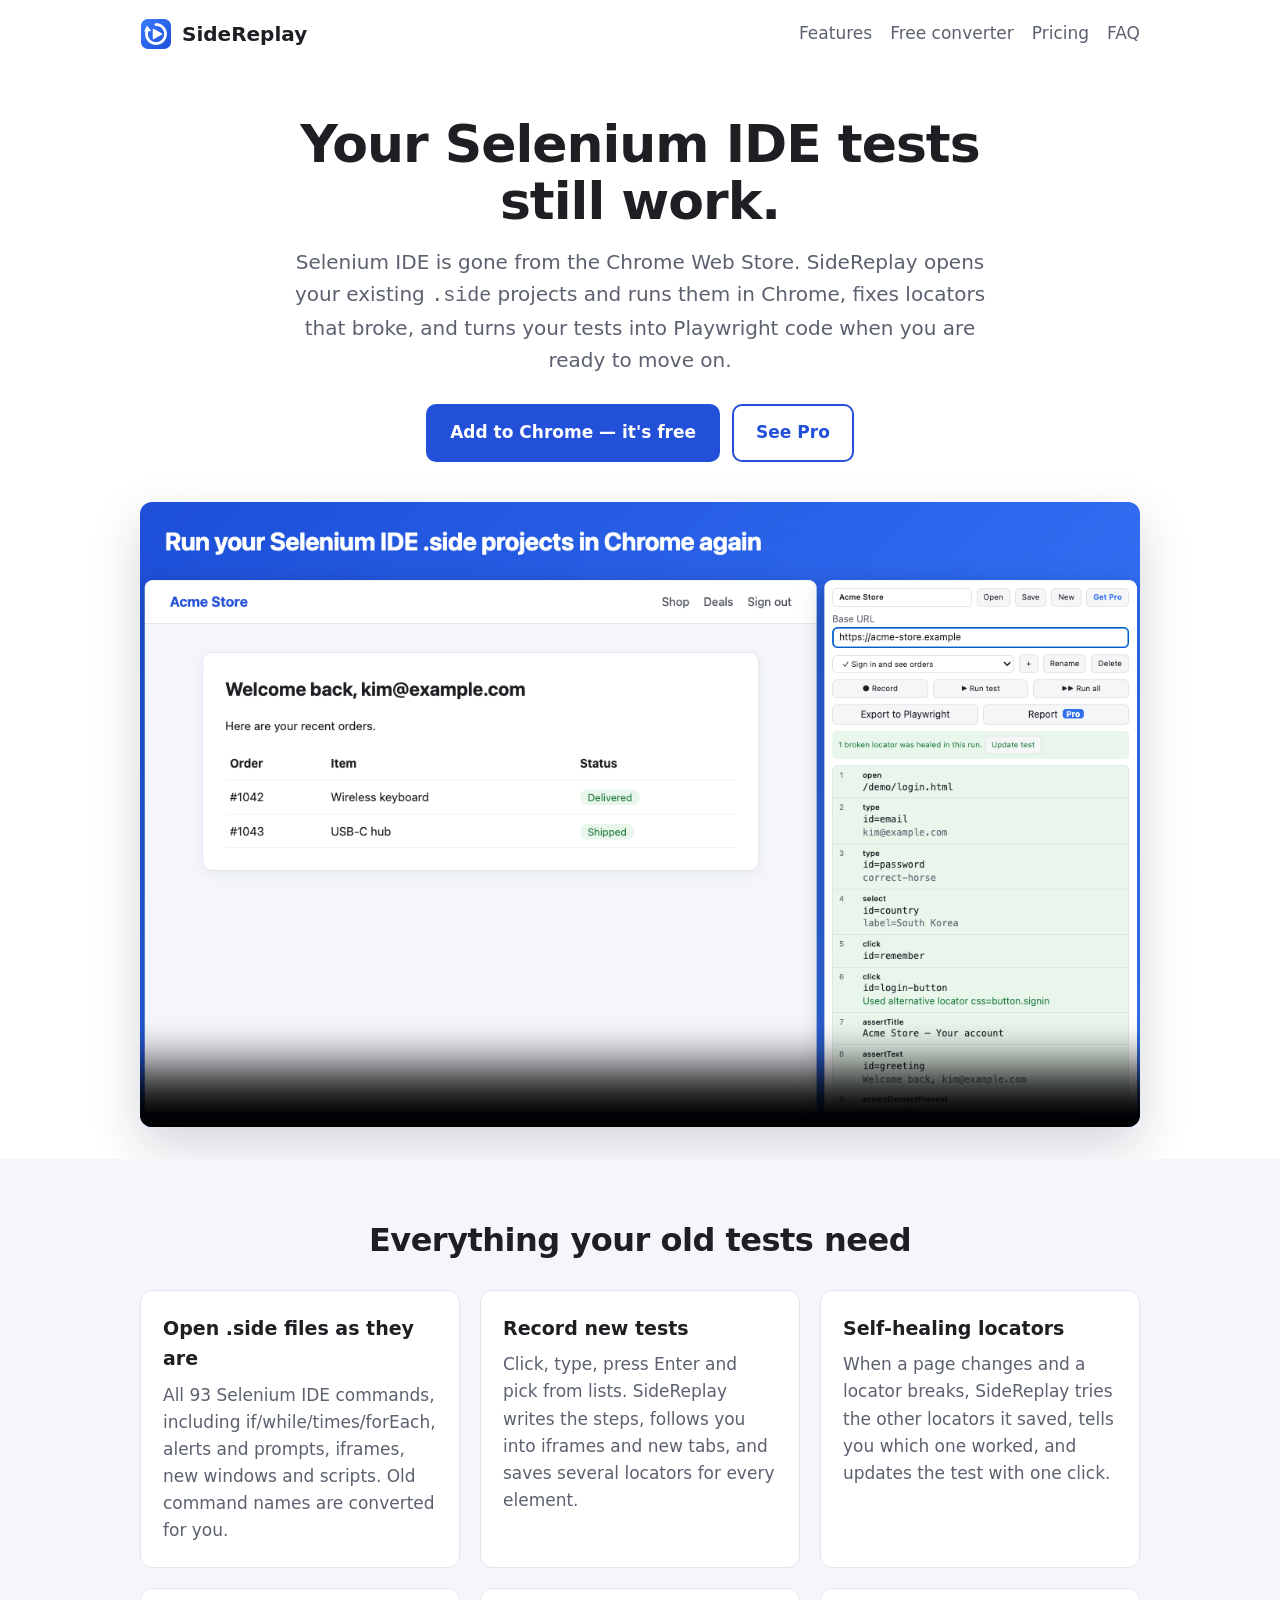
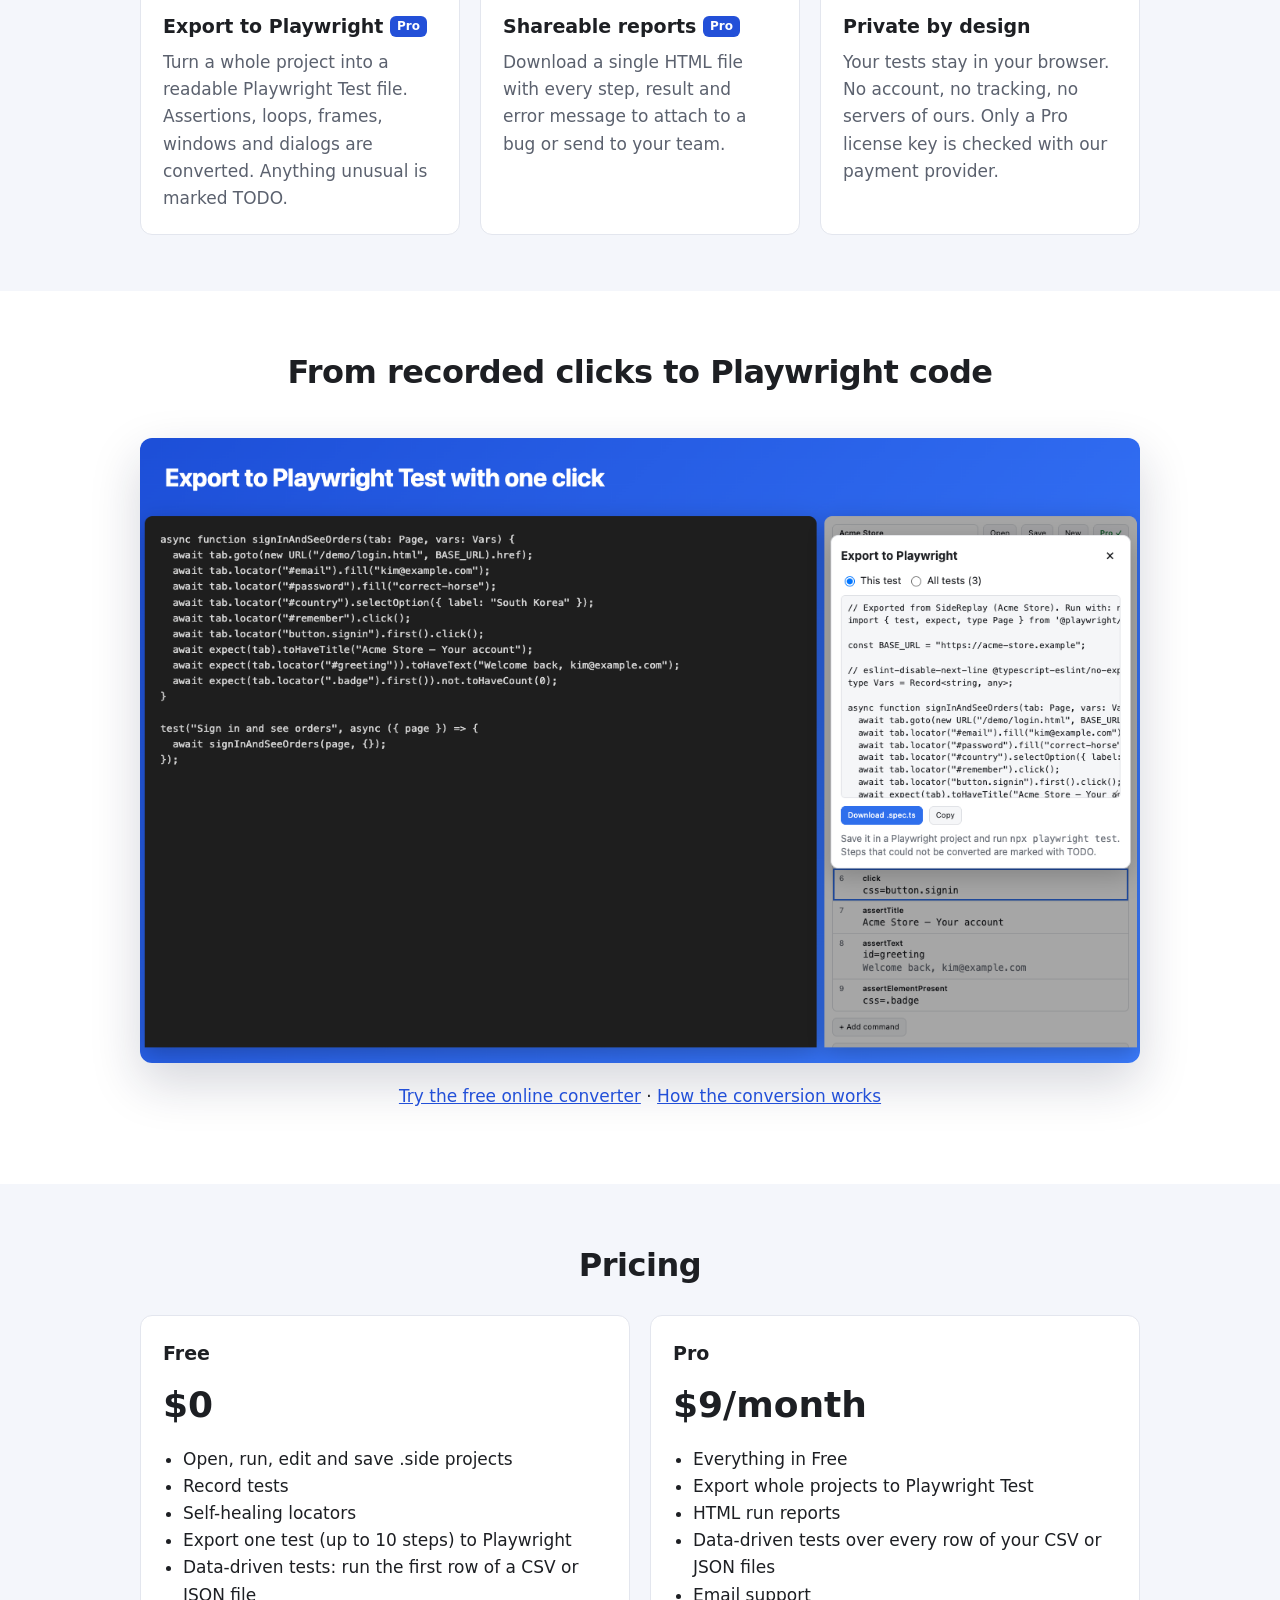
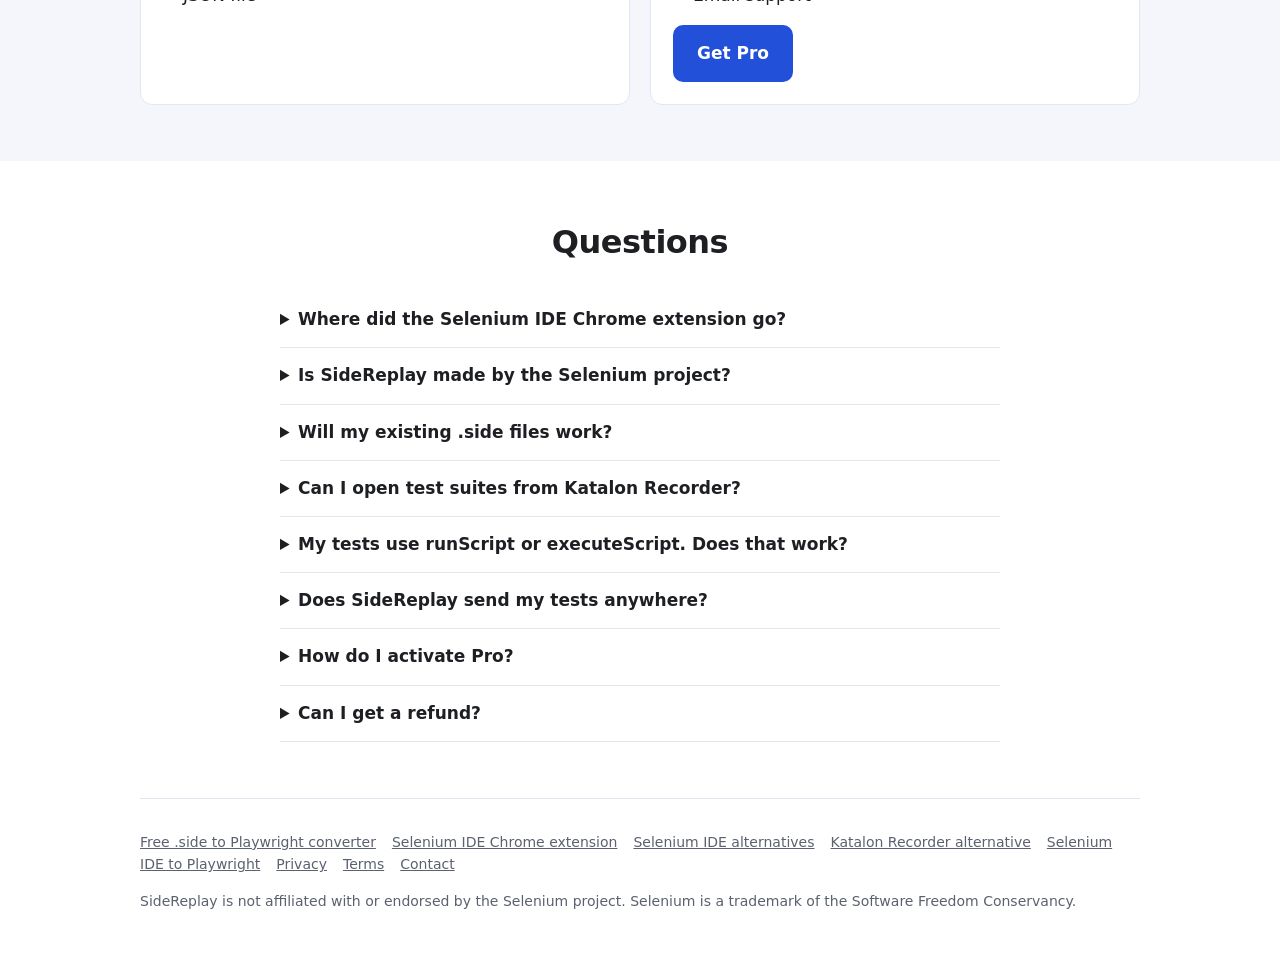
<file: index.html>
<!doctype html>
<html lang="en">
<head>
  <meta charset="utf-8">
  <meta name="viewport" content="width=device-width, initial-scale=1">
  <title>SideReplay – Run your Selenium IDE tests in Chrome again</title>
  <meta name="description" content="Selenium IDE was removed from the Chrome Web Store. SideReplay opens your .side projects, runs and records tests in Chrome, heals broken locators and exports to Playwright.">
  <meta name="google-site-verification" content="ahDbBRMYQW2xhg9L1aTva58nYF2g_qcNNVBl0VzEIEk" />
  <link rel="canonical" href="https://sidereplay.github.io/">
  <meta property="og:title" content="SideReplay – Run your Selenium IDE tests in Chrome again">
  <meta property="og:description" content="Open Selenium IDE .side projects in Chrome, heal broken locators and export to Playwright.">
  <meta property="og:image" content="https://sidereplay.github.io/screenshot-1-run.png">
  <link rel="icon" href="icon.png">
  <link rel="stylesheet" href="style.css">
  <script type="application/ld+json">
  {
    "@context": "https://schema.org",
    "@type": "SoftwareApplication",
    "name": "SideReplay",
    "applicationCategory": "DeveloperApplication",
    "operatingSystem": "Chrome",
    "description": "Chrome extension that runs Selenium IDE (.side) tests, records new ones, heals broken locators and exports to Playwright Test.",
    "url": "https://sidereplay.github.io/",
    "offers": [
      { "@type": "Offer", "name": "Free", "price": "0", "priceCurrency": "USD" },
      { "@type": "Offer", "name": "Pro", "price": "9", "priceCurrency": "USD" }
    ]
  }
  </script>
</head>
<body>
  <div class="wrap">
    <header class="top">
      <a class="brand" href="./"><img src="icon.png" alt="">SideReplay</a>
      <nav><a href="#features">Features</a><a href="convert.html">Free converter</a><a href="#pricing">Pricing</a><a href="#faq">FAQ</a></nav>
    </header>
  </div>

  <div class="wrap hero">
    <h1>Your Selenium IDE tests<br>still work.</h1>
    <p>Selenium IDE is gone from the Chrome Web Store. SideReplay opens your existing <code>.side</code> projects and runs them in Chrome, fixes locators that broke, and turns your tests into Playwright code when you are ready to move on.</p>
    <div class="cta">
      <a class="button primary" href="https://chromewebstore.google.com/detail/giiegloccjlfbooafilbmbbjfidfehek?utm_source=sidereplay-site&utm_medium=index&utm_campaign=site">Add to Chrome — it's free</a>
      <a class="button" href="#pricing">See Pro</a>
    </div>
    <video class="shot" src="demo.mp4" poster="screenshot-1-run.png" autoplay muted loop playsinline controls aria-label="28-second demo: open a .side project, run it, heal a broken locator, export to Playwright and record a new test"></video>
  </div>

  <section id="features" class="soft">
    <div class="wrap">
      <h2>Everything your old tests need</h2>
      <div class="grid">
        <div class="card"><h3>Open .side files as they are</h3><p>All 93 Selenium IDE commands, including if/while/times/forEach, alerts and prompts, iframes, new windows and scripts. Old command names are converted for you.</p></div>
        <div class="card"><h3>Record new tests</h3><p>Click, type, press Enter and pick from lists. SideReplay writes the steps, follows you into iframes and new tabs, and saves several locators for every element.</p></div>
        <div class="card"><h3>Self-healing locators</h3><p>When a page changes and a locator breaks, SideReplay tries the other locators it saved, tells you which one worked, and updates the test with one click.</p></div>
        <div class="card"><h3>Export to Playwright <span class="tag">Pro</span></h3><p>Turn a whole project into a readable Playwright Test file. Assertions, loops, frames, windows and dialogs are converted. Anything unusual is marked TODO.</p></div>
        <div class="card"><h3>Shareable reports <span class="tag">Pro</span></h3><p>Download a single HTML file with every step, result and error message to attach to a bug or send to your team.</p></div>
        <div class="card"><h3>Private by design</h3><p>Your tests stay in your browser. No account, no tracking, no servers of ours. Only a Pro license key is checked with our payment provider.</p></div>
      </div>
    </div>
  </section>

  <section>
    <div class="wrap">
      <h2>From recorded clicks to Playwright code</h2>
      <img class="shot" src="screenshot-3-export.png" alt="Export dialog showing generated Playwright code">
      <p style="text-align:center;margin-top:20px"><a href="convert.html">Try the free online converter</a> · <a href="selenium-ide-to-playwright.html">How the conversion works</a></p>
    </div>
  </section>

  <section id="pricing" class="soft">
    <div class="wrap">
      <h2>Pricing</h2>
      <div class="grid">
        <div class="card">
          <h3>Free</h3>
          <div class="price">$0</div>
          <ul>
            <li>Open, run, edit and save .side projects</li>
            <li>Record tests</li>
            <li>Self-healing locators</li>
            <li>Export one test (up to 10 steps) to Playwright</li>
            <li>Data-driven tests: run the first row of a CSV or JSON file</li>
          </ul>
        </div>
        <div class="card">
          <h3>Pro</h3>
          <div class="price">$9/month</div>
          <ul>
            <li>Everything in Free</li>
            <li>Export whole projects to Playwright Test</li>
            <li>HTML run reports</li>
            <li>Data-driven tests over every row of your CSV or JSON files</li>
            <li>Email support</li>
          </ul>
          <p style="margin-top:16px"><a class="button primary" href="https://buy.polar.sh/polar_cl_3cfrI6ZvZj8nEOMeuUqdsTzeBsazdTv2AzAlm43uvun?utm_source=sidereplay-site&utm_medium=index&utm_campaign=pro" rel="nofollow">Get Pro</a></p>
        </div>
      </div>
    </div>
  </section>

  <section id="faq">
    <div class="wrap" style="max-width:760px">
      <h2>Questions</h2>
      <details><summary>Where did the Selenium IDE Chrome extension go?</summary><p>It was built on Chrome's old Manifest V2 platform, which Chrome turned off. <a href="selenium-ide-chrome-extension.html">Here is what happened and what to use now</a>.</p></details>
      <details><summary>Is SideReplay made by the Selenium project?</summary><p>No. SideReplay is an independent tool that reads the Selenium IDE file format. Selenium is a trademark of the Software Freedom Conservancy.</p></details>
      <details><summary>Will my existing .side files work?</summary><p>Yes, files saved by Selenium IDE 3.x and 4.x open directly, including control flow, dialogs, frames and windows. If a step cannot run, SideReplay tells you before the test starts.</p></details>
      <details><summary>Can I open test suites from Katalon Recorder?</summary><p>Yes. Katalon Recorder is no longer maintained, and SideReplay opens the <code>.html</code> test suites it saved, as well as test files from Selenium IDE 1.x and 2.x. <a href="katalon-recorder-alternative.html">How to move your Katalon Recorder tests</a>.</p></details>
      <details><summary>My tests use runScript or executeScript. Does that work?</summary><p>Yes. Chrome asks you to allow it once: open <code>chrome://extensions</code>, click Details on SideReplay and switch on "Allow User Scripts".</p></details>
      <details><summary>Does SideReplay send my tests anywhere?</summary><p>No. Projects are stored in your browser. See the <a href="privacy.html">privacy policy</a>.</p></details>
      <details><summary>How do I activate Pro?</summary><p>After checkout you receive a license key by email. Open SideReplay, click "Get Pro" and paste the key. Manage or cancel your subscription any time from the link in the same email.</p></details>
      <details><summary>Can I get a refund?</summary><p>Yes. If Pro is not for you, email us within 14 days of purchase for a full refund.</p></details>
    </div>
  </section>

  <div class="wrap">
    <footer>
      <a href="convert.html">Free .side to Playwright converter</a><a href="selenium-ide-chrome-extension.html">Selenium IDE Chrome extension</a><a href="selenium-ide-alternative.html">Selenium IDE alternatives</a><a href="katalon-recorder-alternative.html">Katalon Recorder alternative</a><a href="selenium-ide-to-playwright.html">Selenium IDE to Playwright</a><a href="privacy.html">Privacy</a><a href="terms.html">Terms</a><a href="mailto:sidereplay.support@gmail.com">Contact</a>
      <p>SideReplay is not affiliated with or endorsed by the Selenium project. Selenium is a trademark of the Software Freedom Conservancy.</p>
    </footer>
  </div>
</body>
</html>
</file>
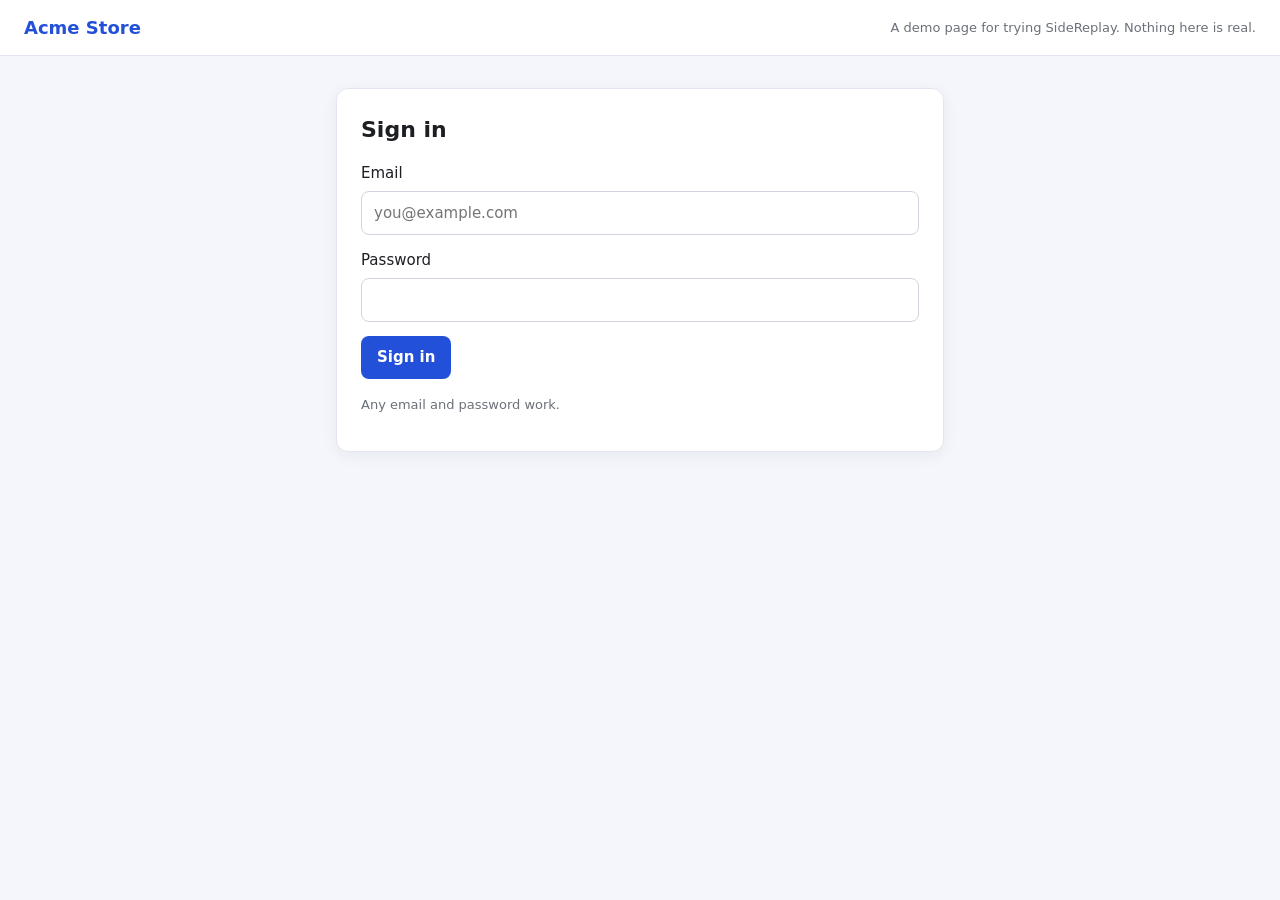
<file: demo/index.html>
<!doctype html>
<html lang="en">
<head>
  <meta charset="utf-8">
  <meta name="viewport" content="width=device-width, initial-scale=1">
  <meta name="robots" content="noindex">
  <title>Acme Store – SideReplay demo</title>
  <style>
    * { box-sizing: border-box; }
    body { margin: 0; font: 15px/1.5 system-ui, -apple-system, sans-serif; color: #1d1f23; background: #f4f6fb; }
    header { background: #fff; border-bottom: 1px solid #e3e6ee; padding: 14px 24px; display: flex; justify-content: space-between; align-items: center; gap: 12px; flex-wrap: wrap; }
    header strong { font-size: 18px; color: #2350d8; }
    header span { color: #6b7079; font-size: 13px; }
    main { max-width: 640px; margin: 32px auto; padding: 0 16px; }
    .card { background: #fff; border: 1px solid #e3e6ee; border-radius: 12px; padding: 24px; box-shadow: 0 4px 16px rgb(20 30 60 / 0.06); }
    h1 { margin: 0 0 16px; font-size: 22px; }
    label { display: block; margin-bottom: 14px; font-weight: 500; }
    input { display: block; width: 100%; margin-top: 6px; padding: 10px 12px; border: 1px solid #cfd4df; border-radius: 8px; font: inherit; }
    button { background: #2350d8; color: #fff; border: 0; border-radius: 8px; padding: 10px 16px; font: inherit; font-weight: 600; cursor: pointer; }
    button.small { background: #fff; color: #b42318; border: 1px solid #f0c7c3; padding: 4px 10px; font-size: 13px; }
    table { width: 100%; border-collapse: collapse; margin-top: 8px; }
    td, th { text-align: left; padding: 10px 6px; border-bottom: 1px solid #eef0f5; }
    .hint { margin-top: 16px; color: #6b7079; font-size: 13px; }
  </style>
</head>
<body>
  <header><strong>Acme Store</strong><span>A demo page for trying SideReplay. Nothing here is real.</span></header>
  <main>
    <form id="sign-in-form" class="card">
      <h1>Sign in</h1>
      <label>Email <input id="email" type="email" placeholder="you@example.com" autocomplete="off"></label>
      <label>Password <input id="password" type="password" autocomplete="off"></label>
      <button id="sign-in" data-test="sign-in" type="submit">Sign in</button>
      <p class="hint">Any email and password work.</p>
    </form>

    <section id="account" class="card" hidden>
      <h1 id="welcome"></h1>
      <table id="orders">
        <tr><th>Order</th><th>Item</th><th>Status</th><th></th></tr>
        <tr><td>#1001</td><td>Wireless keyboard</td><td id="status-1001">Delivered</td><td></td></tr>
        <tr><td>#1002</td><td>USB-C hub</td><td id="status-1002">Processing</td><td><button id="cancel-1002" class="small" type="button">Cancel</button></td></tr>
      </table>
    </section>
  </main>
  <script>
    document.getElementById('sign-in-form').addEventListener('submit', (event) => {
      event.preventDefault();
      document.getElementById('welcome').textContent = 'Welcome back, ' + (document.getElementById('email').value || 'guest');
      event.target.hidden = true;
      document.getElementById('account').hidden = false;
    });
    document.getElementById('cancel-1002').addEventListener('click', (event) => {
      if (!confirm('Cancel order #1002?')) return;
      document.getElementById('status-1002').textContent = 'Cancelled';
      event.target.remove();
    });
  </script>
</body>
</html>
</file>
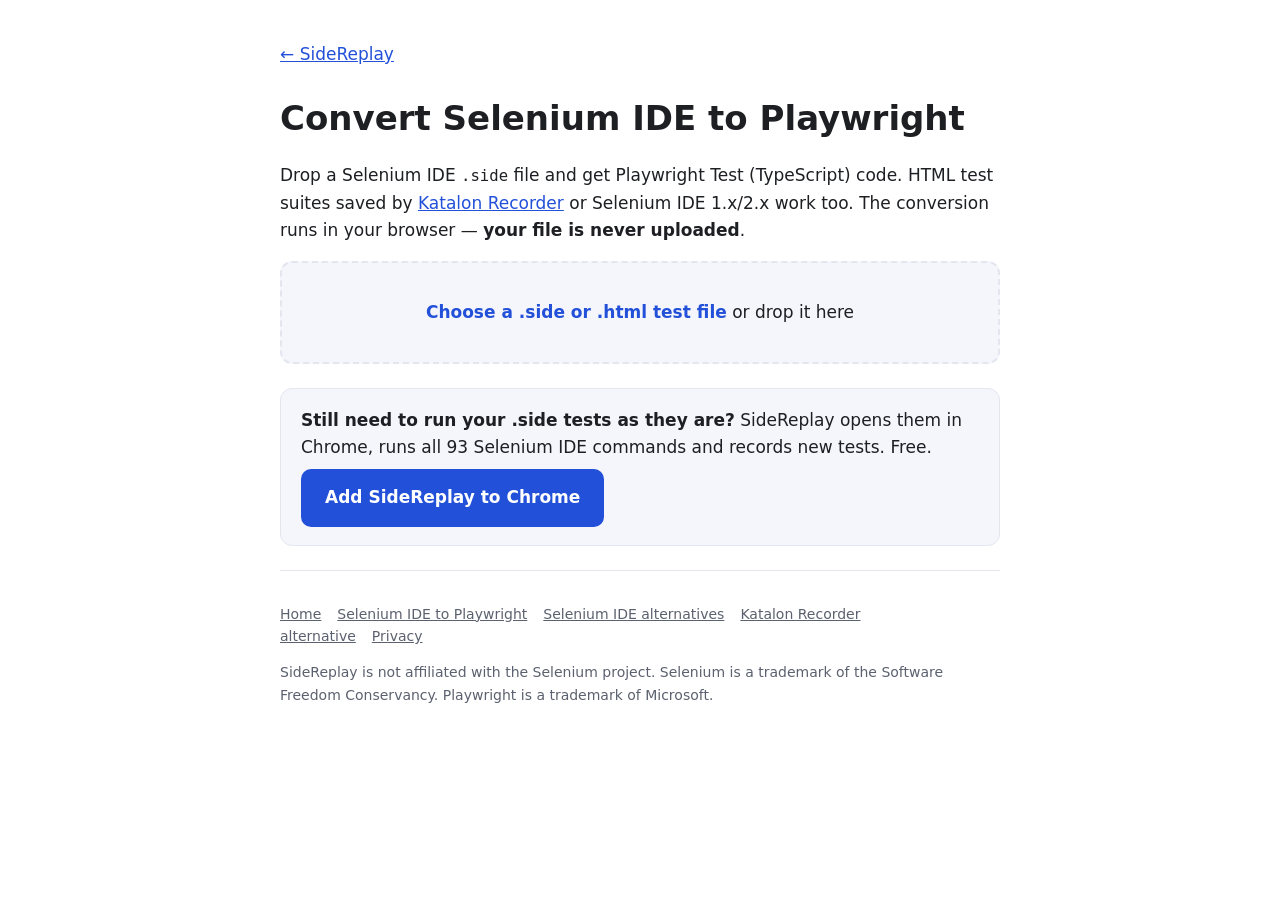
<file: convert.html>
<!doctype html>
<html lang="en">
<head>
  <meta charset="utf-8">
  <meta name="viewport" content="width=device-width, initial-scale=1">
  <title>Convert Selenium IDE (.side) to Playwright online – free | SideReplay</title>
  <meta name="description" content="Free online converter: drop a Selenium IDE .side file or a Katalon Recorder test suite and get Playwright Test code. Runs in your browser; your file is never uploaded.">
  <link rel="canonical" href="https://sidereplay.github.io/convert.html">
  <meta property="og:title" content="Convert Selenium IDE (.side) to Playwright – free online">
  <meta property="og:description" content="Drop a .side file, get Playwright Test code. Nothing is uploaded.">
  <meta property="og:image" content="https://sidereplay.github.io/screenshot-3-export.png">
  <link rel="icon" href="icon.png">
  <link rel="stylesheet" href="style.css">
  <style>
    .drop { display: block; border: 2px dashed var(--border); border-radius: 12px; padding: 36px 20px; text-align: center; cursor: pointer; background: var(--soft); }
    .drop.over { border-color: var(--accent); }
    .drop strong { color: var(--accent); }
    .drop input { display: none; }
    .converter textarea { width: 100%; min-height: 360px; font: 13px/1.5 ui-monospace, Menlo, monospace; background: #1e1e1e; color: #d4d4d4; border-radius: 10px; padding: 14px; border: 0; white-space: pre; }
    .converter .row { display: flex; flex-wrap: wrap; gap: 10px; align-items: center; margin: 12px 0; }
    .converter select { font: inherit; padding: 6px 8px; border-radius: 8px; border: 1px solid var(--border); background: var(--bg); color: var(--fg); max-width: 100%; }
    .converter button { font: inherit; font-weight: 600; padding: 8px 16px; border-radius: 8px; border: 2px solid var(--accent); background: var(--accent); color: #fff; cursor: pointer; }
    .converter button.secondary { background: transparent; color: var(--accent); }
    .problem { color: #b42318; }
  </style>
</head>
<body>
  <main class="doc converter">
    <p><a href="./">← SideReplay</a></p>
    <h1>Convert Selenium IDE to Playwright</h1>
    <p>Drop a Selenium IDE <code>.side</code> file and get Playwright Test (TypeScript) code. HTML test suites saved by <a href="katalon-recorder-alternative.html">Katalon Recorder</a> or Selenium IDE 1.x/2.x work too. The conversion runs in your browser — <strong>your file is never uploaded</strong>.</p>

    <label class="drop" id="drop">
      <input id="file" type="file" accept=".side,.html,.htm,application/json,text/html" multiple>
      <strong>Choose a .side or .html test file</strong> or drop it here
    </label>
    <p class="problem" id="problem" hidden></p>

    <section id="result" hidden>
      <div class="row">
        <label for="test">Test:</label>
        <select id="test"></select>
      </div>
      <div class="callout" id="preview-note" hidden>
        <strong>This is a preview of the first 10 steps.</strong> The free converter handles one test with up to 10 steps.
        To export long tests and whole projects at once, use the SideReplay extension (Pro). It also runs your .side tests in Chrome and fixes broken locators.<br>
        <a class="button primary" href="https://chromewebstore.google.com/detail/giiegloccjlfbooafilbmbbjfidfehek?utm_source=sidereplay-site&utm_medium=convert&utm_campaign=site">Get SideReplay for Chrome</a>
      </div>
      <p class="muted" id="todo-note" hidden></p>
      <textarea id="code" readonly aria-label="Playwright code" spellcheck="false"></textarea>
      <div class="row">
        <button id="download" type="button">Download .spec.ts</button>
        <button id="copy" class="secondary" type="button">Copy</button>
      </div>
      <p><strong>Converting a whole project?</strong> The <a href="https://chromewebstore.google.com/detail/giiegloccjlfbooafilbmbbjfidfehek?utm_source=sidereplay-site&utm_medium=convert&utm_campaign=site">SideReplay extension</a> exports every test at once, runs your .side files in Chrome first so you can fix broken locators before converting, and keeps working offline.</p>
      <p class="muted">Save the file in a Playwright project (<code>npm init playwright@latest</code>) and run <code>npx playwright test</code>. See <a href="selenium-ide-to-playwright.html">how commands are converted</a>.</p>
    </section>

    <div class="callout">
      <strong>Still need to run your .side tests as they are?</strong> SideReplay opens them in Chrome, runs all 93 Selenium IDE commands and records new tests. Free.<br>
      <a class="button primary" href="https://chromewebstore.google.com/detail/giiegloccjlfbooafilbmbbjfidfehek?utm_source=sidereplay-site&utm_medium=convert&utm_campaign=site">Add SideReplay to Chrome</a>
    </div>

    <footer>
      <a href="./">Home</a><a href="selenium-ide-to-playwright.html">Selenium IDE to Playwright</a><a href="selenium-ide-alternative.html">Selenium IDE alternatives</a><a href="katalon-recorder-alternative.html">Katalon Recorder alternative</a><a href="privacy.html">Privacy</a>
      <p>SideReplay is not affiliated with the Selenium project. Selenium is a trademark of the Software Freedom Conservancy. Playwright is a trademark of Microsoft.</p>
    </footer>
  </main>
  <script src="converter.js"></script>
</body>
</html>
</file>
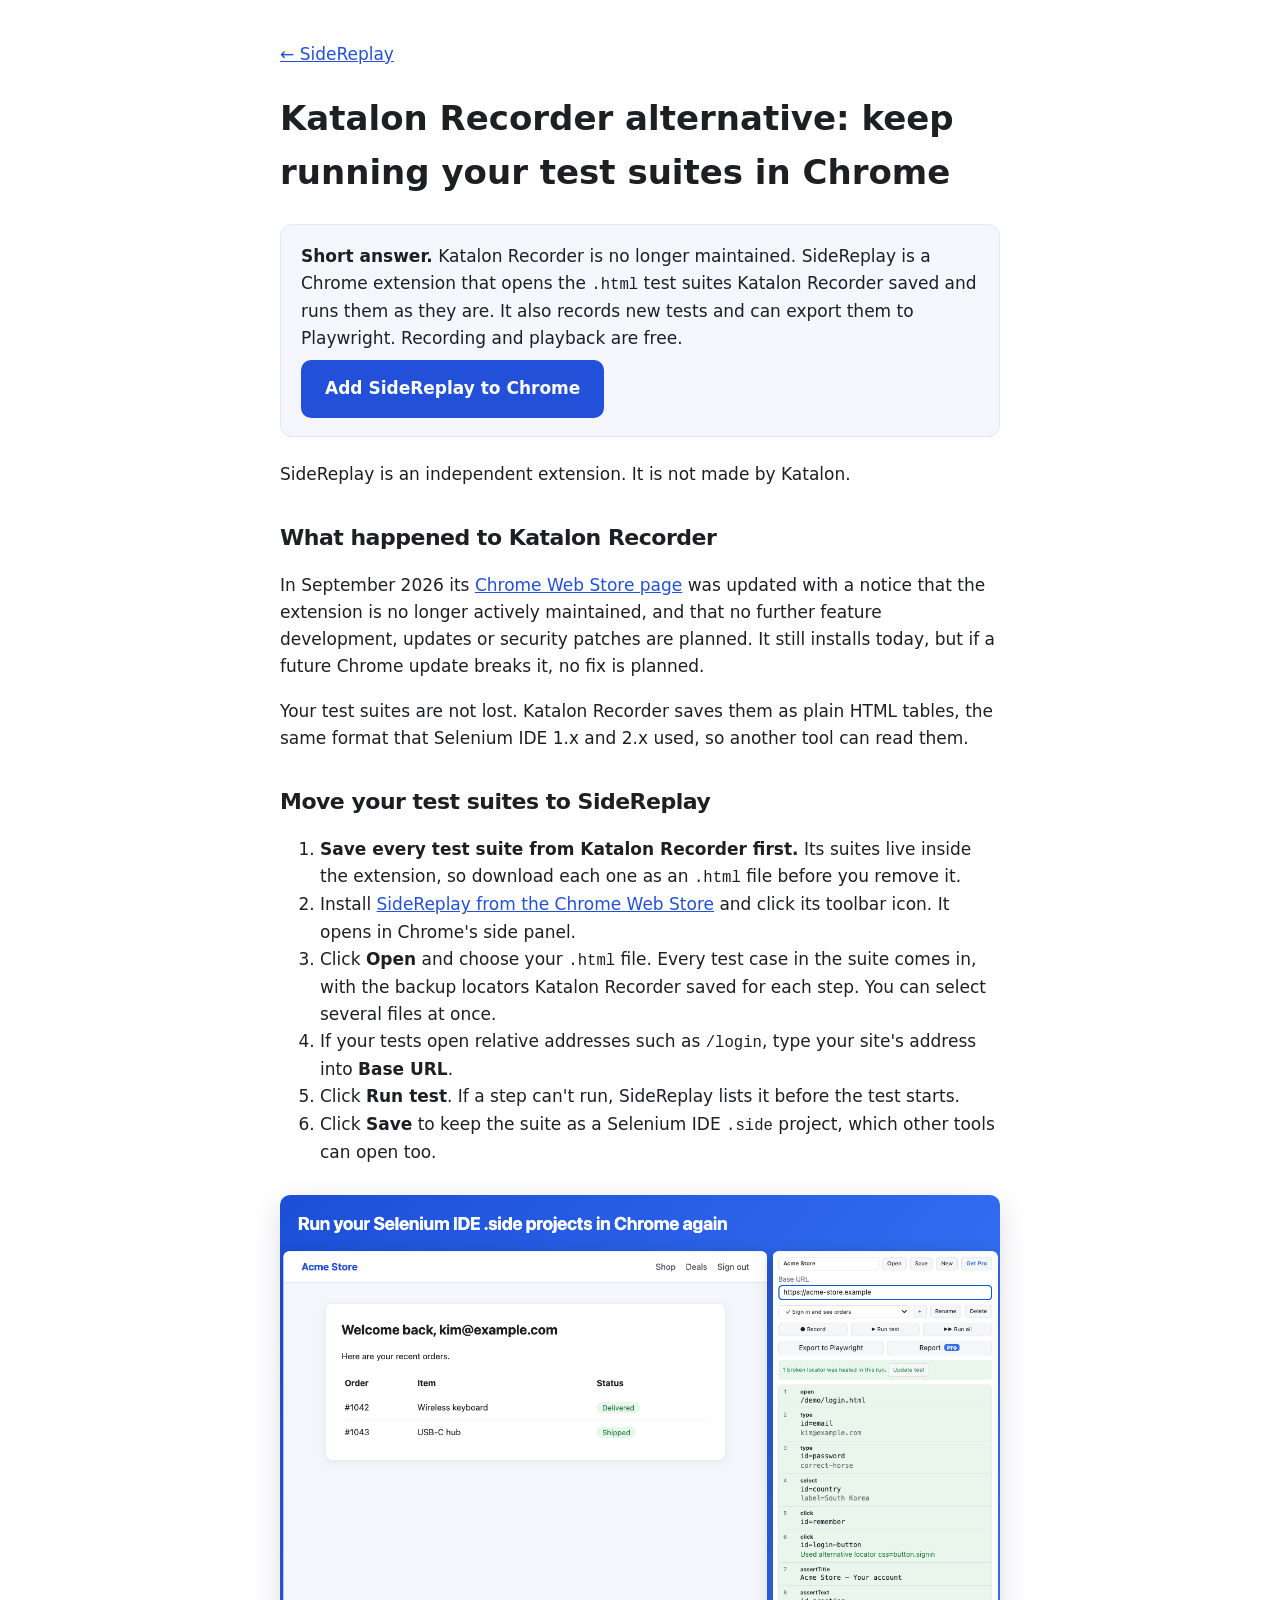
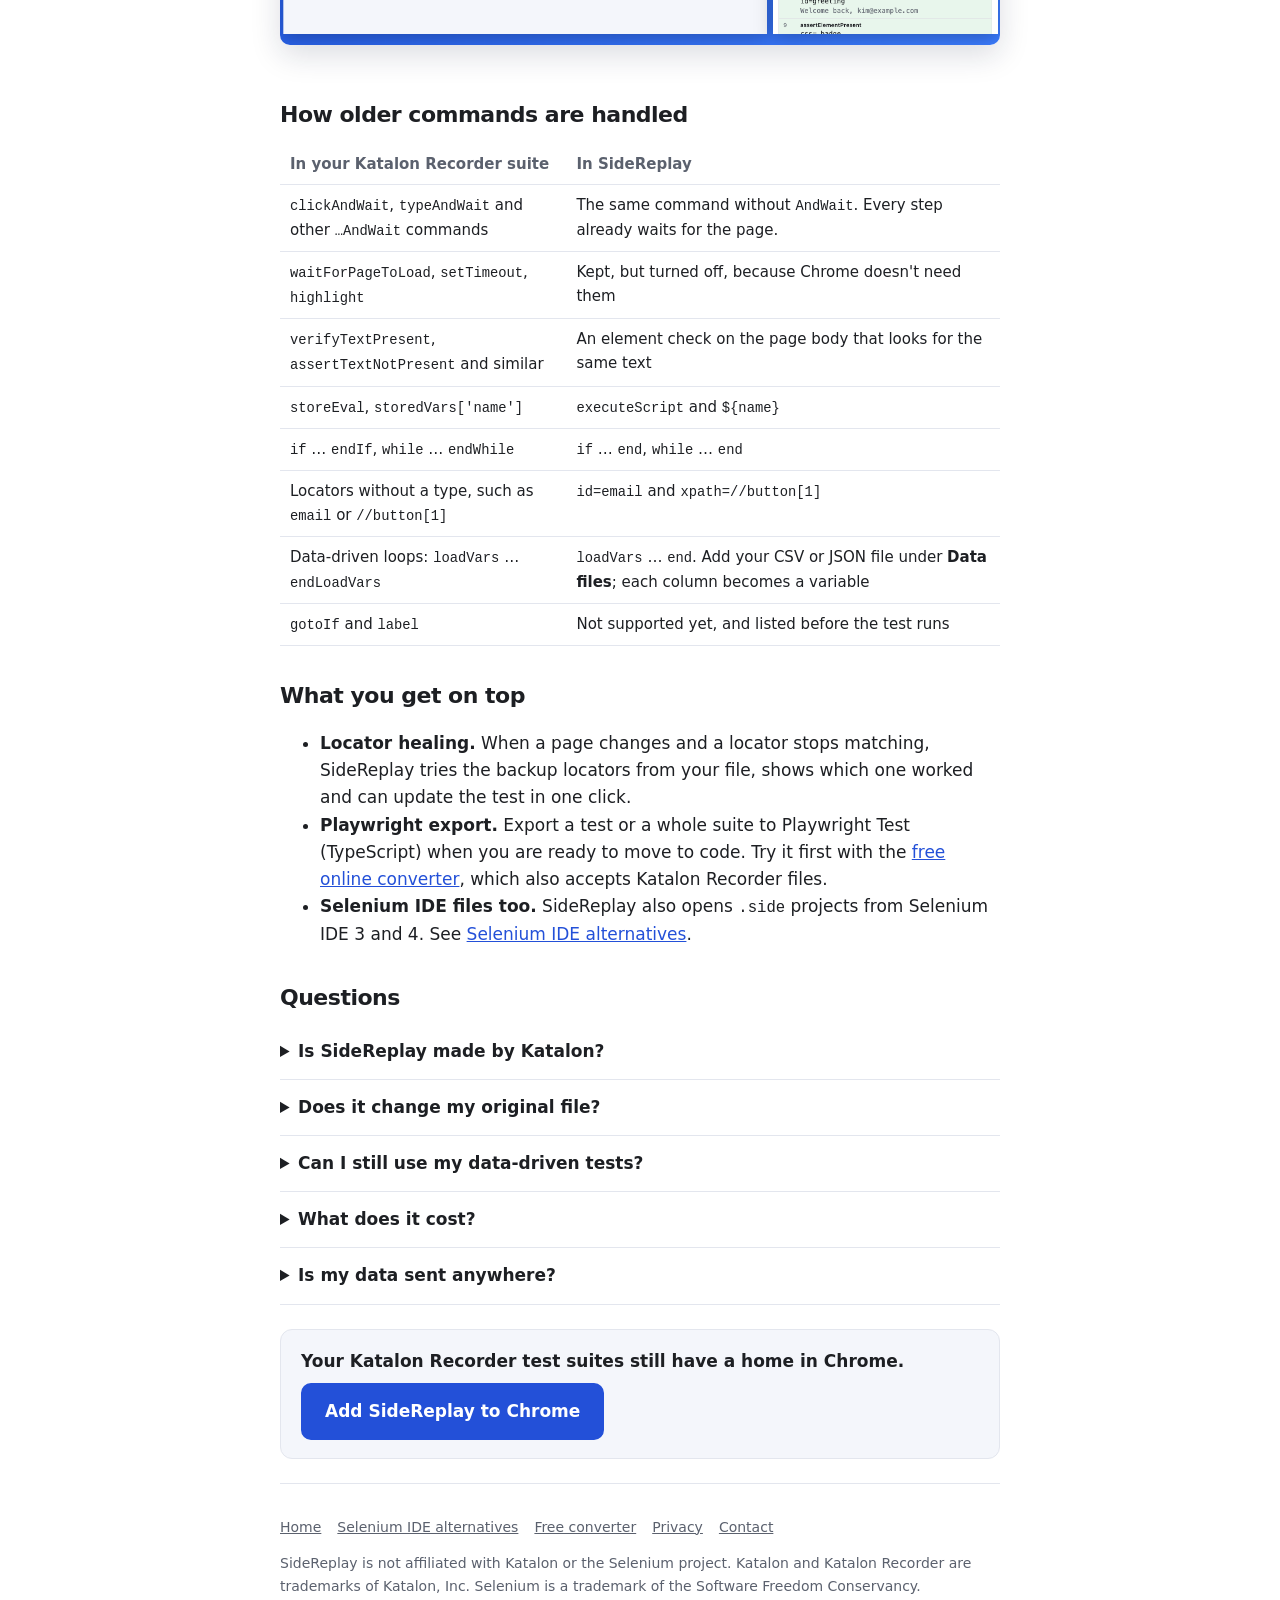
<file: katalon-recorder-alternative.html>
<!doctype html>
<html lang="en">
<head>
  <meta charset="utf-8">
  <meta name="viewport" content="width=device-width, initial-scale=1">
  <title>Katalon Recorder alternative for Chrome (2026): keep running your test suites</title>
  <meta name="description" content="Katalon Recorder is no longer maintained. SideReplay opens the HTML test suites it saved, runs them in Chrome, records new tests and exports them to Playwright.">
  <link rel="canonical" href="https://sidereplay.github.io/katalon-recorder-alternative.html">
  <meta property="og:title" content="Katalon Recorder alternative: open your test suites in SideReplay">
  <meta property="og:description" content="Katalon Recorder is no longer maintained. Keep running the test suites you saved from it, in Chrome.">
  <meta property="og:image" content="https://sidereplay.github.io/screenshot-1-run.png">
  <link rel="icon" href="icon.png">
  <link rel="stylesheet" href="style.css">
</head>
<body>
  <main class="doc">
    <p><a href="./">← SideReplay</a></p>
    <h1>Katalon Recorder alternative: keep running your test suites in Chrome</h1>

    <div class="callout">
      <strong>Short answer.</strong> Katalon Recorder is no longer maintained. SideReplay is a Chrome extension that opens the <code>.html</code> test suites Katalon Recorder saved and runs them as they are. It also records new tests and can export them to Playwright. Recording and playback are free.<br>
      <a class="button primary" href="https://chromewebstore.google.com/detail/giiegloccjlfbooafilbmbbjfidfehek?utm_source=sidereplay-site&utm_medium=katalon-recorder-alternative&utm_campaign=site">Add SideReplay to Chrome</a>
    </div>
    <p class="muted">SideReplay is an independent extension. It is not made by Katalon.</p>

    <h2>What happened to Katalon Recorder</h2>
    <p>In September 2026 its <a href="https://chromewebstore.google.com/detail/katalon-recorder-selenium/ljdobmomdgdljniojadhoplhkpialdid">Chrome Web Store page</a> was updated with a notice that the extension is no longer actively maintained, and that no further feature development, updates or security patches are planned. It still installs today, but if a future Chrome update breaks it, no fix is planned.</p>
    <p>Your test suites are not lost. Katalon Recorder saves them as plain HTML tables, the same format that Selenium IDE 1.x and 2.x used, so another tool can read them.</p>

    <h2>Move your test suites to SideReplay</h2>
    <ol>
      <li><strong>Save every test suite from Katalon Recorder first.</strong> Its suites live inside the extension, so download each one as an <code>.html</code> file before you remove it.</li>
      <li>Install <a href="https://chromewebstore.google.com/detail/giiegloccjlfbooafilbmbbjfidfehek?utm_source=sidereplay-site&utm_medium=katalon-recorder-alternative&utm_campaign=site">SideReplay from the Chrome Web Store</a> and click its toolbar icon. It opens in Chrome's side panel.</li>
      <li>Click <strong>Open</strong> and choose your <code>.html</code> file. Every test case in the suite comes in, with the backup locators Katalon Recorder saved for each step. You can select several files at once.</li>
      <li>If your tests open relative addresses such as <code>/login</code>, type your site's address into <strong>Base URL</strong>.</li>
      <li>Click <strong>Run test</strong>. If a step can't run, SideReplay lists it before the test starts.</li>
      <li>Click <strong>Save</strong> to keep the suite as a Selenium IDE <code>.side</code> project, which other tools can open too.</li>
    </ol>
    <img src="screenshot-1-run.png" alt="SideReplay running a test suite in Chrome's side panel">

    <h2>How older commands are handled</h2>
    <table>
      <tr><th>In your Katalon Recorder suite</th><th>In SideReplay</th></tr>
      <tr><td><code>clickAndWait</code>, <code>typeAndWait</code> and other <code>…AndWait</code> commands</td><td>The same command without <code>AndWait</code>. Every step already waits for the page.</td></tr>
      <tr><td><code>waitForPageToLoad</code>, <code>setTimeout</code>, <code>highlight</code></td><td>Kept, but turned off, because Chrome doesn't need them</td></tr>
      <tr><td><code>verifyTextPresent</code>, <code>assertTextNotPresent</code> and similar</td><td>An element check on the page body that looks for the same text</td></tr>
      <tr><td><code>storeEval</code>, <code>storedVars['name']</code></td><td><code>executeScript</code> and <code>${name}</code></td></tr>
      <tr><td><code>if</code> … <code>endIf</code>, <code>while</code> … <code>endWhile</code></td><td><code>if</code> … <code>end</code>, <code>while</code> … <code>end</code></td></tr>
      <tr><td>Locators without a type, such as <code>email</code> or <code>//button[1]</code></td><td><code>id=email</code> and <code>xpath=//button[1]</code></td></tr>
      <tr><td>Data-driven loops: <code>loadVars</code> … <code>endLoadVars</code></td><td><code>loadVars</code> … <code>end</code>. Add your CSV or JSON file under <strong>Data files</strong>; each column becomes a variable</td></tr>
      <tr><td><code>gotoIf</code> and <code>label</code></td><td>Not supported yet, and listed before the test runs</td></tr>
    </table>

    <h2>What you get on top</h2>
    <ul>
      <li><strong>Locator healing.</strong> When a page changes and a locator stops matching, SideReplay tries the backup locators from your file, shows which one worked and can update the test in one click.</li>
      <li><strong>Playwright export.</strong> Export a test or a whole suite to Playwright Test (TypeScript) when you are ready to move to code. Try it first with the <a href="convert.html">free online converter</a>, which also accepts Katalon Recorder files.</li>
      <li><strong>Selenium IDE files too.</strong> SideReplay also opens <code>.side</code> projects from Selenium IDE 3 and 4. See <a href="selenium-ide-alternative.html">Selenium IDE alternatives</a>.</li>
    </ul>

    <h2>Questions</h2>
    <details><summary>Is SideReplay made by Katalon?</summary><p>No. It is an independent Chrome extension that reads the HTML test suite format. Katalon and Katalon Recorder are trademarks of Katalon, Inc.</p></details>
    <details><summary>Does it change my original file?</summary><p>No. SideReplay reads the file and keeps its own copy in your browser. Click Save to download it as a <code>.side</code> project.</p></details>
    <details><summary>Can I still use my data-driven tests?</summary><p>Yes. Katalon Recorder keeps the CSV data for <code>loadVars</code> inside the extension, not in the test file, so add the same CSV or JSON file once under <strong>Data files</strong> in SideReplay. It is saved with your project. The free version runs the first row so you can check that everything works; <a href="./#pricing">Pro</a> runs every row.</p></details>
    <details><summary>What does it cost?</summary><p>Opening, running, editing, recording and fixing broken locators are free. Exporting whole projects to Playwright and HTML reports are part of <a href="./#pricing">Pro</a>.</p></details>
    <details><summary>Is my data sent anywhere?</summary><p>No. Tests stay in your browser. See the <a href="privacy.html">privacy policy</a>.</p></details>

    <div class="callout">
      <strong>Your Katalon Recorder test suites still have a home in Chrome.</strong><br>
      <a class="button primary" href="https://chromewebstore.google.com/detail/giiegloccjlfbooafilbmbbjfidfehek?utm_source=sidereplay-site&utm_medium=katalon-recorder-alternative&utm_campaign=site">Add SideReplay to Chrome</a>
    </div>

    <footer>
      <a href="./">Home</a><a href="selenium-ide-alternative.html">Selenium IDE alternatives</a><a href="convert.html">Free converter</a><a href="privacy.html">Privacy</a><a href="mailto:sidereplay.support@gmail.com">Contact</a>
      <p>SideReplay is not affiliated with Katalon or the Selenium project. Katalon and Katalon Recorder are trademarks of Katalon, Inc. Selenium is a trademark of the Software Freedom Conservancy.</p>
    </footer>
  </main>
</body>
</html>
</file>
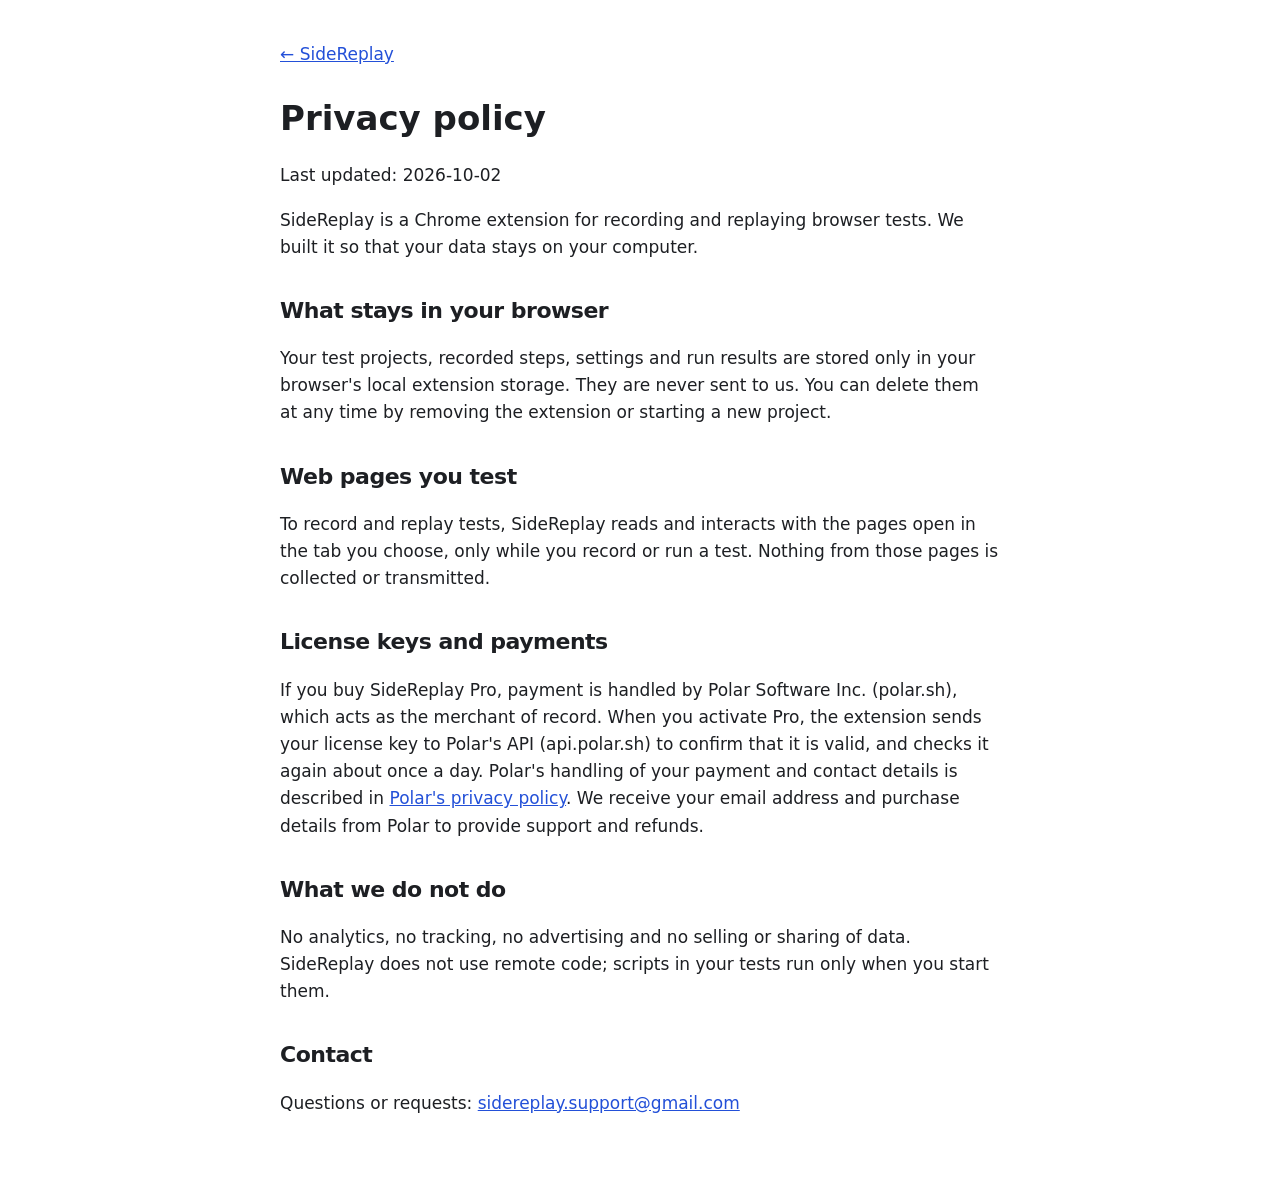
<file: privacy.html>
<!doctype html>
<html lang="en">
<head>
  <meta charset="utf-8">
  <meta name="viewport" content="width=device-width, initial-scale=1">
  <title>SideReplay – Privacy policy</title>
  <link rel="icon" href="icon.png">
  <link rel="stylesheet" href="style.css">
</head>
<body>
  <main class="doc">
    <p><a href="./">← SideReplay</a></p>
    <h1>Privacy policy</h1>
    <p>Last updated: 2026-10-02</p>
    <p>SideReplay is a Chrome extension for recording and replaying browser tests. We built it so that your data stays on your computer.</p>

    <h2>What stays in your browser</h2>
    <p>Your test projects, recorded steps, settings and run results are stored only in your browser's local extension storage. They are never sent to us. You can delete them at any time by removing the extension or starting a new project.</p>

    <h2>Web pages you test</h2>
    <p>To record and replay tests, SideReplay reads and interacts with the pages open in the tab you choose, only while you record or run a test. Nothing from those pages is collected or transmitted.</p>

    <h2>License keys and payments</h2>
    <p>If you buy SideReplay Pro, payment is handled by Polar Software Inc. (polar.sh), which acts as the merchant of record. When you activate Pro, the extension sends your license key to Polar's API (api.polar.sh) to confirm that it is valid, and checks it again about once a day. Polar's handling of your payment and contact details is described in <a href="https://polar.sh/legal/privacy-policy">Polar's privacy policy</a>. We receive your email address and purchase details from Polar to provide support and refunds.</p>

    <h2>What we do not do</h2>
    <p>No analytics, no tracking, no advertising and no selling or sharing of data. SideReplay does not use remote code; scripts in your tests run only when you start them.</p>

    <h2>Contact</h2>
    <p>Questions or requests: <a href="mailto:sidereplay.support@gmail.com">sidereplay.support@gmail.com</a></p>
  </main>
</body>
</html>
</file>
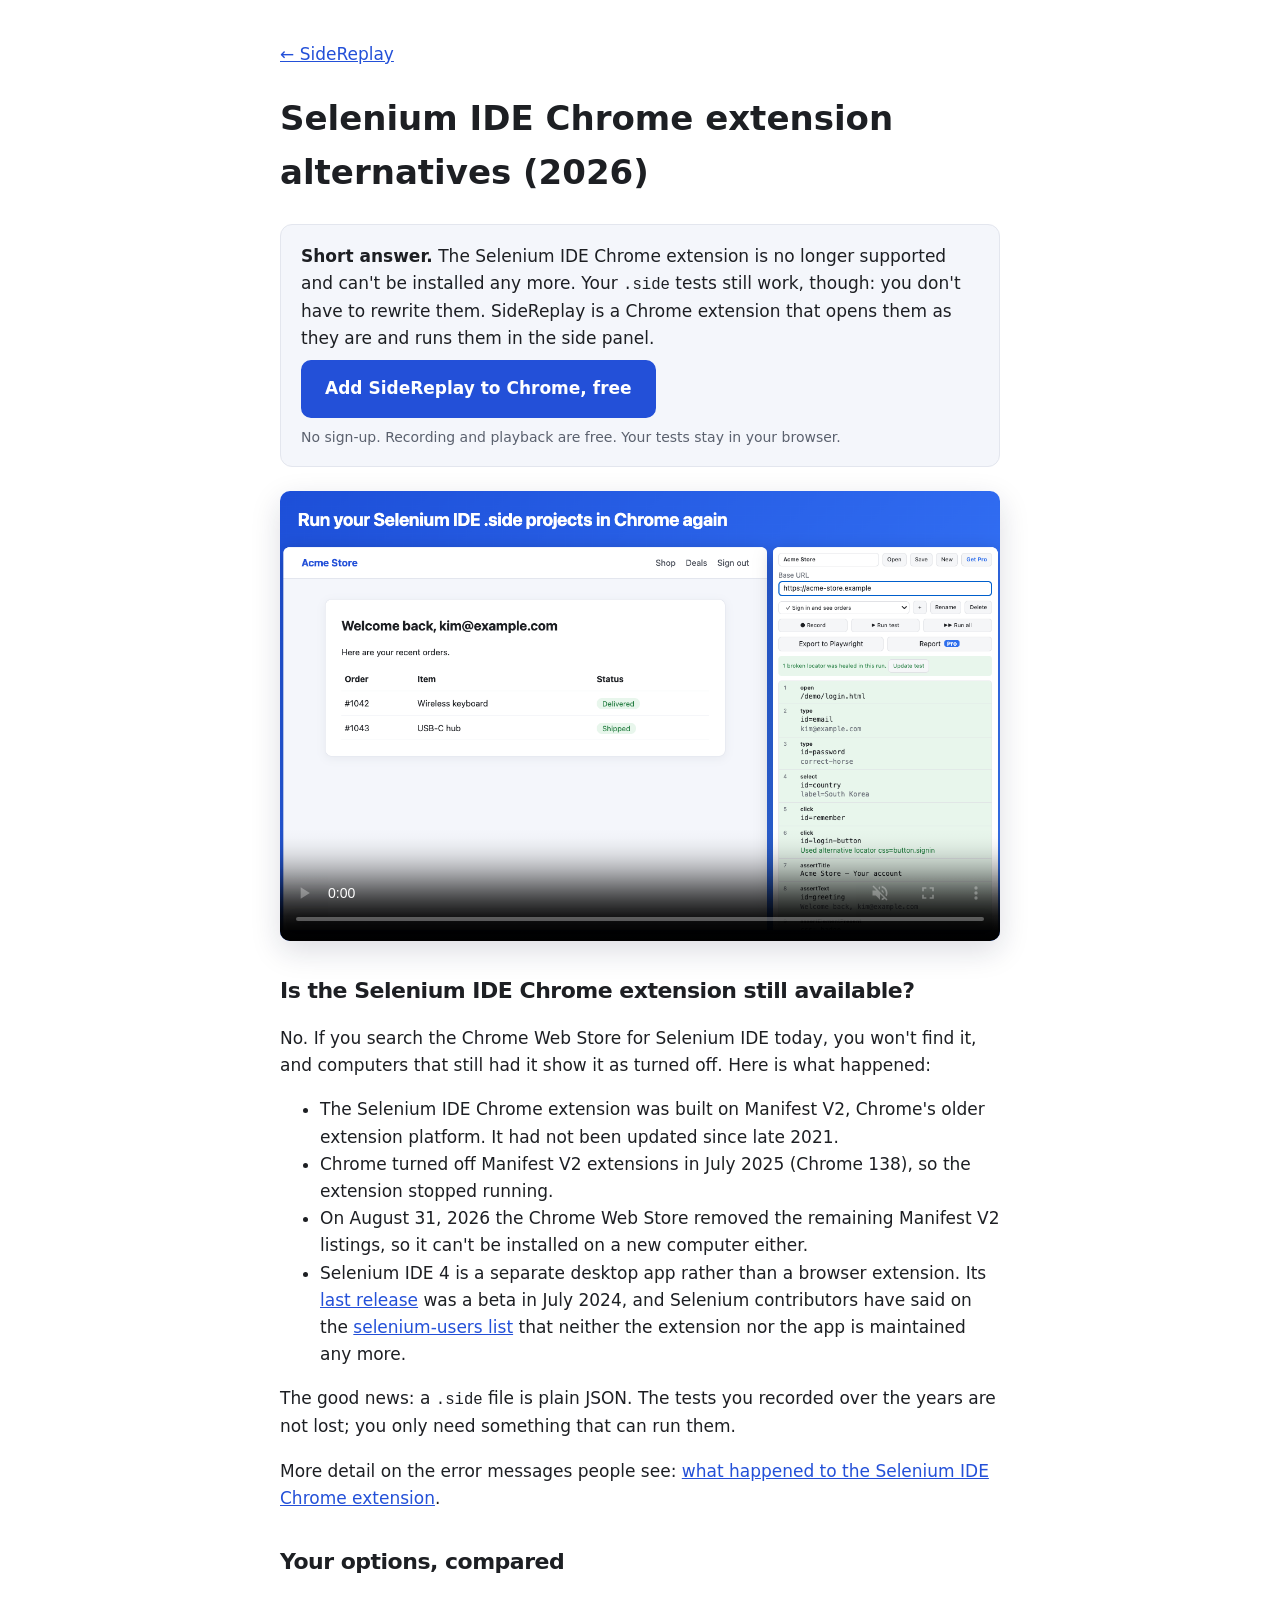
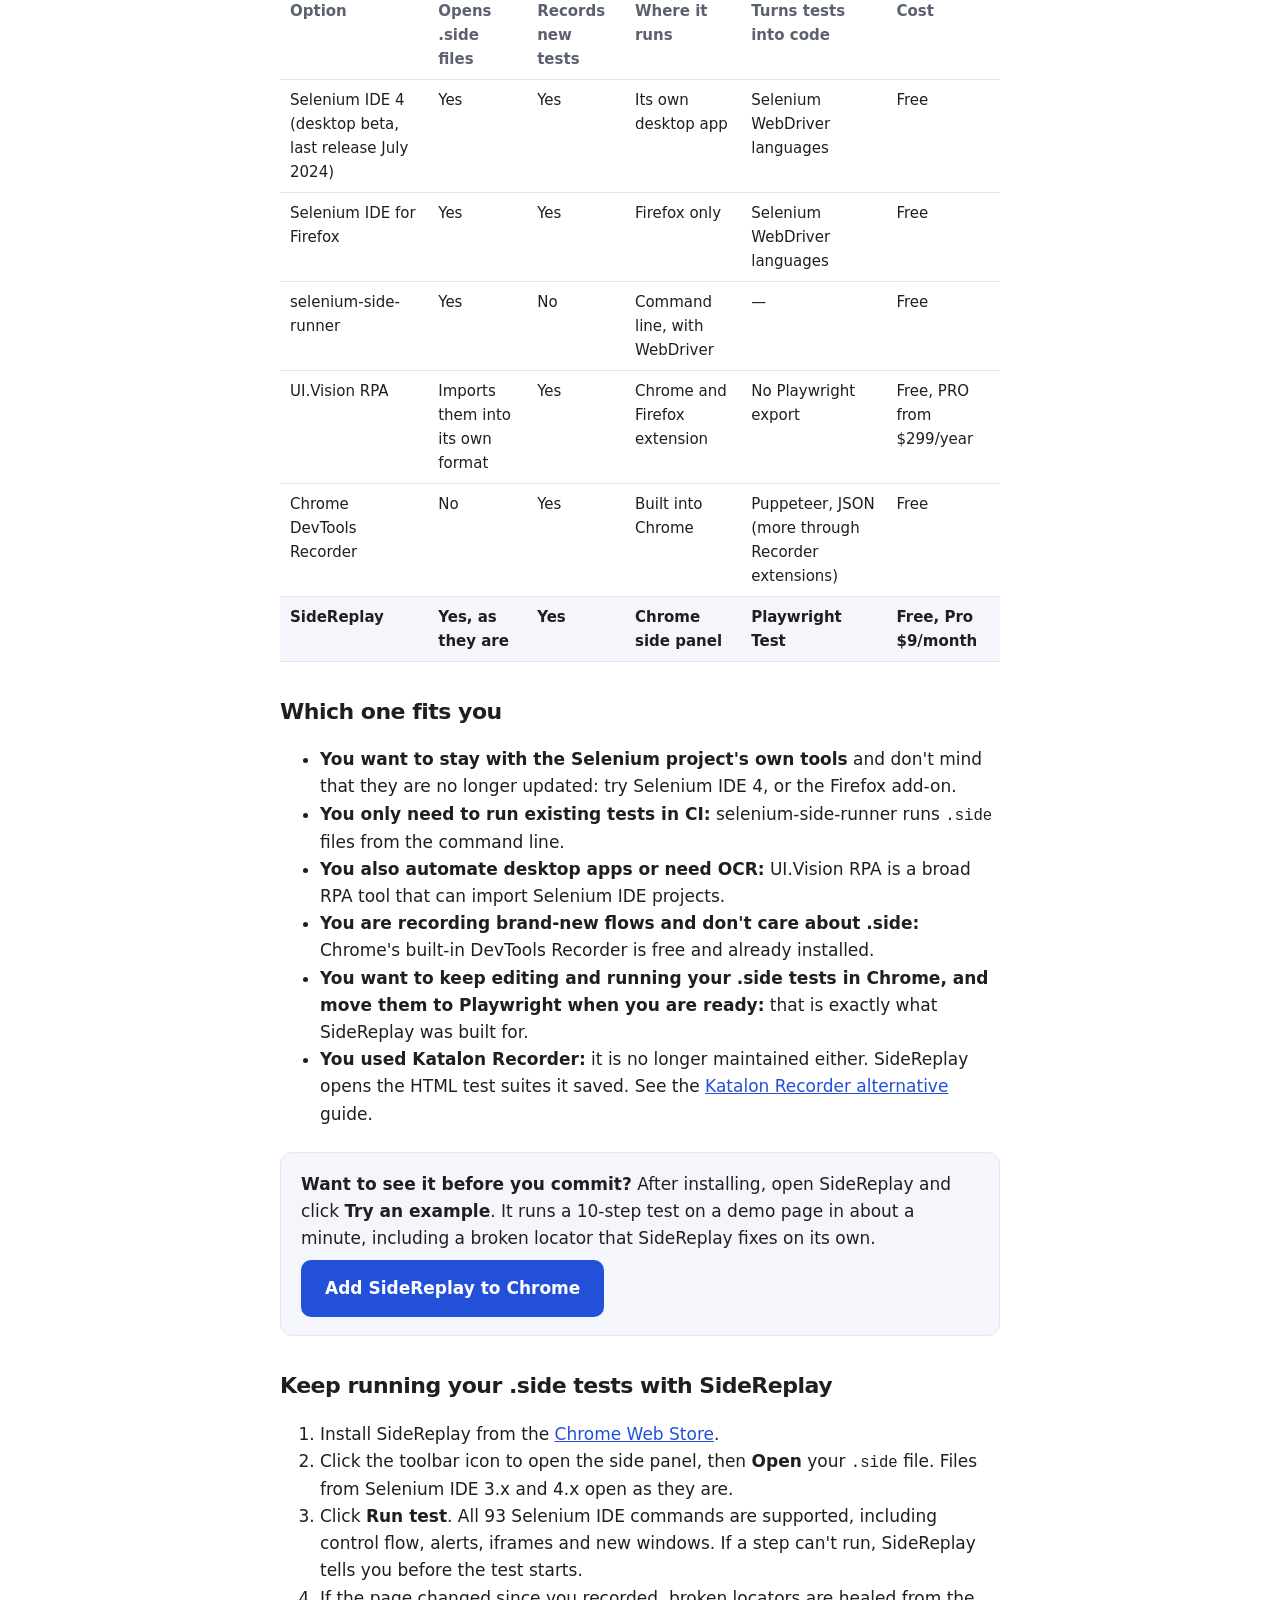
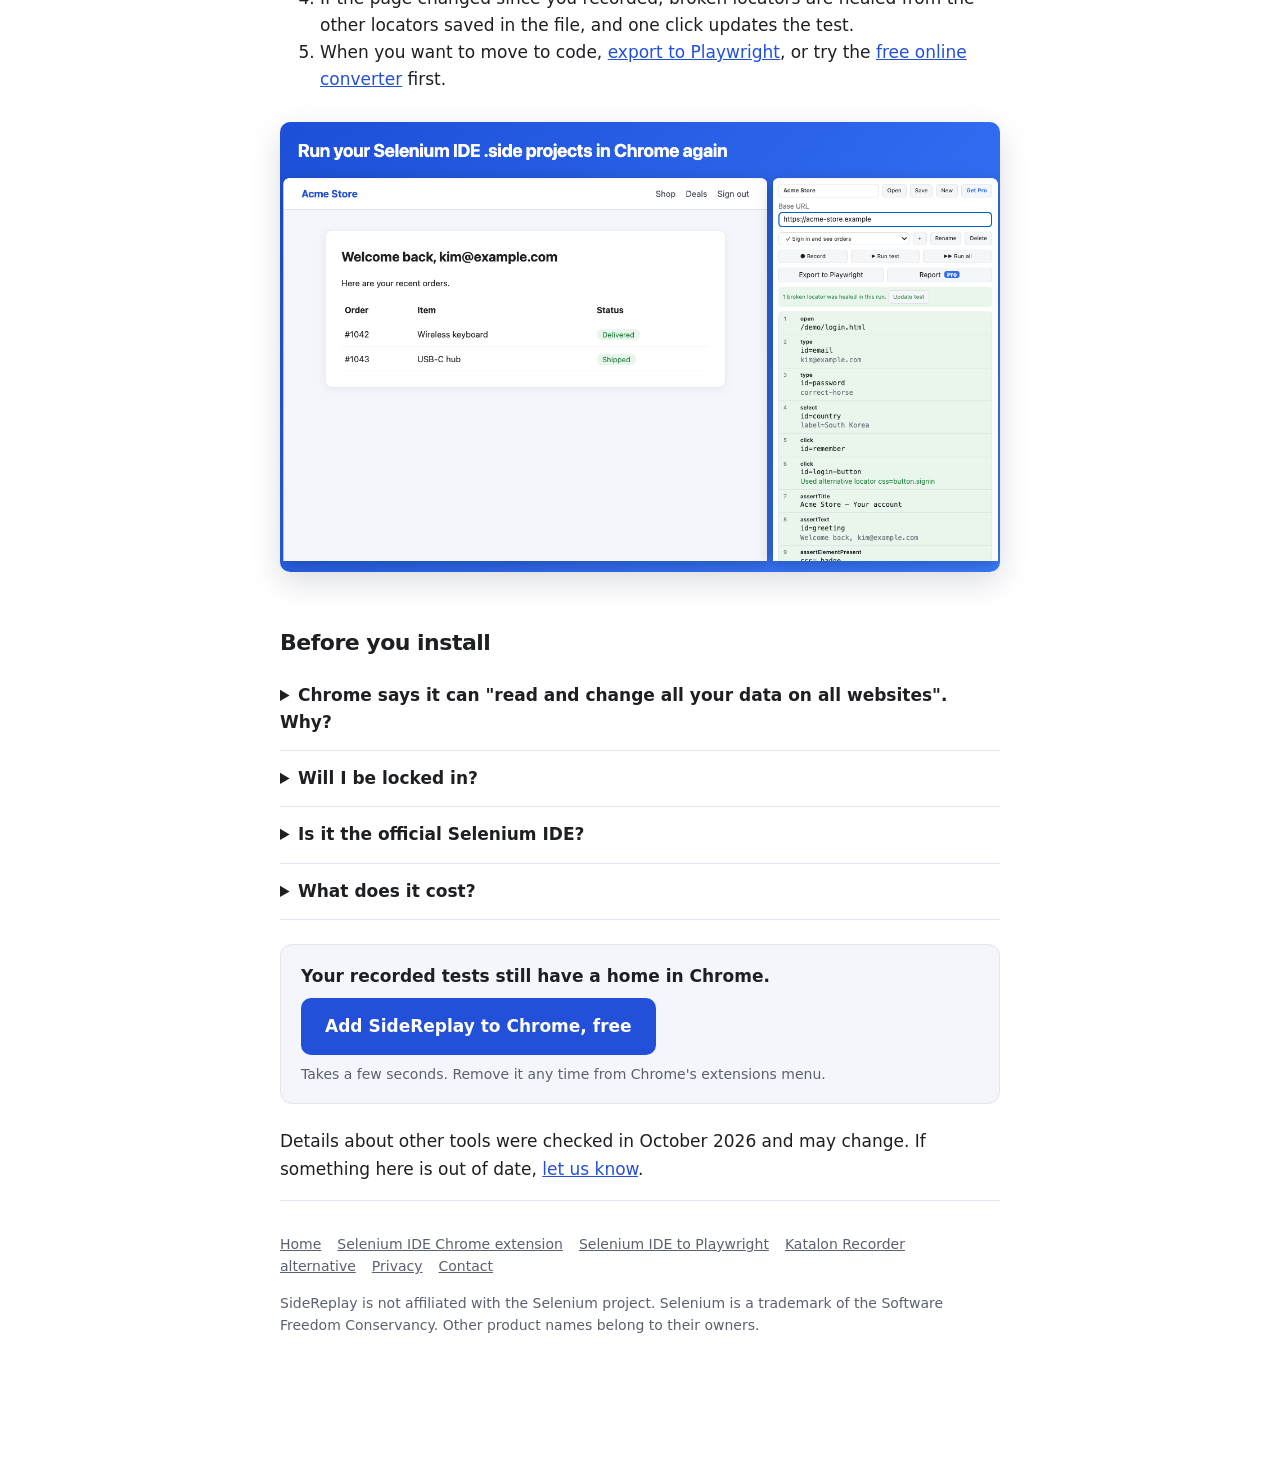
<file: selenium-ide-alternative.html>
<!doctype html>
<html lang="en">
<head>
  <meta charset="utf-8">
  <meta name="viewport" content="width=device-width, initial-scale=1">
  <title>Selenium IDE Chrome extension alternatives (2026): run your .side tests</title>
  <meta name="description" content="The Selenium IDE Chrome extension is no longer supported and can't be installed. Compare the alternatives that still run your .side tests in Chrome in 2026, and see which one fits.">
  <link rel="canonical" href="https://sidereplay.github.io/selenium-ide-alternative.html">
  <meta property="og:title" content="Selenium IDE Chrome extension alternatives in 2026">
  <meta property="og:description" content="The Selenium IDE Chrome extension is gone, but your .side tests don't have to be. The options that still run them, compared.">
  <meta property="og:image" content="https://sidereplay.github.io/screenshot-1-run.png">
  <link rel="icon" href="icon.png">
  <link rel="stylesheet" href="style.css">
</head>
<body>
  <main class="doc">
    <p><a href="./">← SideReplay</a></p>
    <h1>Selenium IDE Chrome extension alternatives (2026)</h1>

    <div class="callout">
      <strong>Short answer.</strong> The Selenium IDE Chrome extension is no longer supported and can't be installed any more. Your <code>.side</code> tests still work, though: you don't have to rewrite them. SideReplay is a Chrome extension that opens them as they are and runs them in the side panel.<br>
      <a class="button primary" href="https://chromewebstore.google.com/detail/giiegloccjlfbooafilbmbbjfidfehek?utm_source=sidereplay-site&utm_medium=selenium-ide-alternative&utm_campaign=site">Add SideReplay to Chrome, free</a>
      <p class="cta-note">No sign-up. Recording and playback are free. Your tests stay in your browser.</p>
    </div>

    <video class="demo" src="demo.mp4" poster="screenshot-1-run.png" autoplay muted loop playsinline controls aria-label="28-second demo: open a .side project, run it, heal a broken locator, export to Playwright and record a new test"></video>

    <h2>Is the Selenium IDE Chrome extension still available?</h2>
    <p>No. If you search the Chrome Web Store for Selenium IDE today, you won't find it, and computers that still had it show it as turned off. Here is what happened:</p>
    <ul>
      <li>The Selenium IDE Chrome extension was built on Manifest V2, Chrome's older extension platform. It had not been updated since late 2021.</li>
      <li>Chrome turned off Manifest V2 extensions in July 2025 (Chrome 138), so the extension stopped running.</li>
      <li>On August 31, 2026 the Chrome Web Store removed the remaining Manifest V2 listings, so it can't be installed on a new computer either.</li>
      <li>Selenium IDE 4 is a separate desktop app rather than a browser extension. Its <a href="https://github.com/SeleniumHQ/selenium-ide/releases">last release</a> was a beta in July 2024, and Selenium contributors have said on the <a href="https://groups.google.com/g/selenium-users/c/VxjnBtkLzkg">selenium-users list</a> that neither the extension nor the app is maintained any more.</li>
    </ul>
    <p>The good news: a <code>.side</code> file is plain JSON. The tests you recorded over the years are not lost; you only need something that can run them.</p>
    <p class="muted">More detail on the error messages people see: <a href="selenium-ide-chrome-extension.html">what happened to the Selenium IDE Chrome extension</a>.</p>

    <h2>Your options, compared</h2>
    <table>
      <tr><th>Option</th><th>Opens .side files</th><th>Records new tests</th><th>Where it runs</th><th>Turns tests into code</th><th>Cost</th></tr>
      <tr><td>Selenium IDE 4 (desktop beta, last release July 2024)</td><td>Yes</td><td>Yes</td><td>Its own desktop app</td><td>Selenium WebDriver languages</td><td>Free</td></tr>
      <tr><td>Selenium IDE for Firefox</td><td>Yes</td><td>Yes</td><td>Firefox only</td><td>Selenium WebDriver languages</td><td>Free</td></tr>
      <tr><td>selenium-side-runner</td><td>Yes</td><td>No</td><td>Command line, with WebDriver</td><td>—</td><td>Free</td></tr>
      <tr><td>UI.Vision RPA</td><td>Imports them into its own format</td><td>Yes</td><td>Chrome and Firefox extension</td><td>No Playwright export</td><td>Free, PRO from $299/year</td></tr>
      <tr><td>Chrome DevTools Recorder</td><td>No</td><td>Yes</td><td>Built into Chrome</td><td>Puppeteer, JSON (more through Recorder extensions)</td><td>Free</td></tr>
      <tr class="highlight"><td>SideReplay</td><td>Yes, as they are</td><td>Yes</td><td>Chrome side panel</td><td>Playwright Test</td><td>Free, Pro $9/month</td></tr>
    </table>

    <h2>Which one fits you</h2>
    <ul>
      <li><strong>You want to stay with the Selenium project's own tools</strong> and don't mind that they are no longer updated: try Selenium IDE 4, or the Firefox add-on.</li>
      <li><strong>You only need to run existing tests in CI:</strong> selenium-side-runner runs <code>.side</code> files from the command line.</li>
      <li><strong>You also automate desktop apps or need OCR:</strong> UI.Vision RPA is a broad RPA tool that can import Selenium IDE projects.</li>
      <li><strong>You are recording brand-new flows and don't care about .side:</strong> Chrome's built-in DevTools Recorder is free and already installed.</li>
      <li><strong>You want to keep editing and running your .side tests in Chrome, and move them to Playwright when you are ready:</strong> that is exactly what SideReplay was built for.</li>
      <li><strong>You used Katalon Recorder:</strong> it is no longer maintained either. SideReplay opens the HTML test suites it saved. See the <a href="katalon-recorder-alternative.html">Katalon Recorder alternative</a> guide.</li>
    </ul>

    <div class="callout">
      <strong>Want to see it before you commit?</strong> After installing, open SideReplay and click <strong>Try an example</strong>. It runs a 10-step test on a demo page in about a minute, including a broken locator that SideReplay fixes on its own.<br>
      <a class="button primary" href="https://chromewebstore.google.com/detail/giiegloccjlfbooafilbmbbjfidfehek?utm_source=sidereplay-site&utm_medium=selenium-ide-alternative&utm_campaign=site">Add SideReplay to Chrome</a>
    </div>

    <h2>Keep running your .side tests with SideReplay</h2>
    <ol>
      <li>Install SideReplay from the <a href="https://chromewebstore.google.com/detail/giiegloccjlfbooafilbmbbjfidfehek?utm_source=sidereplay-site&utm_medium=selenium-ide-alternative&utm_campaign=site">Chrome Web Store</a>.</li>
      <li>Click the toolbar icon to open the side panel, then <strong>Open</strong> your <code>.side</code> file. Files from Selenium IDE 3.x and 4.x open as they are.</li>
      <li>Click <strong>Run test</strong>. All 93 Selenium IDE commands are supported, including control flow, alerts, iframes and new windows. If a step can't run, SideReplay tells you before the test starts.</li>
      <li>If the page changed since you recorded, broken locators are healed from the other locators saved in the file, and one click updates the test.</li>
      <li>When you want to move to code, <a href="selenium-ide-to-playwright.html">export to Playwright</a>, or try the <a href="convert.html">free online converter</a> first.</li>
    </ol>
    <img src="screenshot-1-run.png" alt="SideReplay running a Selenium IDE project in the Chrome side panel">

    <h2>Before you install</h2>
    <details><summary>Chrome says it can "read and change all your data on all websites". Why?</summary><p>That is how Chrome describes any extension that can click and type on the pages you test, and Selenium IDE showed the same warning. SideReplay only clicks, types or records on a page after you start a test or a recording. It has no servers of its own, and your tests and page content are never sent anywhere. See the <a href="privacy.html">privacy policy</a>.</p></details>
    <details><summary>Will I be locked in?</summary><p>No. SideReplay saves projects in the same <code>.side</code> format and keeps any fields it doesn't use, so the files still open in Selenium IDE and selenium-side-runner.</p></details>
    <details><summary>Is it the official Selenium IDE?</summary><p>No. It is an independent extension that reads the same file format. It is listed as a Selenium IDE alternative on <a href="https://alternativeto.net/software/sidereplay/">AlternativeTo</a>.</p></details>
    <details><summary>What does it cost?</summary><p>Opening, running, editing, recording and fixing broken locators are free, with no time limit. Pro ($9/month) adds exporting whole projects to Playwright, HTML reports and data-driven runs over every CSV row. If Pro isn't for you, email us within 14 days for a full refund.</p></details>

    <div class="callout">
      <strong>Your recorded tests still have a home in Chrome.</strong><br>
      <a class="button primary" href="https://chromewebstore.google.com/detail/giiegloccjlfbooafilbmbbjfidfehek?utm_source=sidereplay-site&utm_medium=selenium-ide-alternative&utm_campaign=site">Add SideReplay to Chrome, free</a>
      <p class="cta-note">Takes a few seconds. Remove it any time from Chrome's extensions menu.</p>
    </div>

    <p class="muted">Details about other tools were checked in October 2026 and may change. If something here is out of date, <a href="mailto:sidereplay.support@gmail.com">let us know</a>.</p>

    <footer>
      <a href="./">Home</a><a href="selenium-ide-chrome-extension.html">Selenium IDE Chrome extension</a><a href="selenium-ide-to-playwright.html">Selenium IDE to Playwright</a><a href="katalon-recorder-alternative.html">Katalon Recorder alternative</a><a href="privacy.html">Privacy</a><a href="mailto:sidereplay.support@gmail.com">Contact</a>
      <p>SideReplay is not affiliated with the Selenium project. Selenium is a trademark of the Software Freedom Conservancy. Other product names belong to their owners.</p>
    </footer>
  </main>
</body>
</html>
</file>
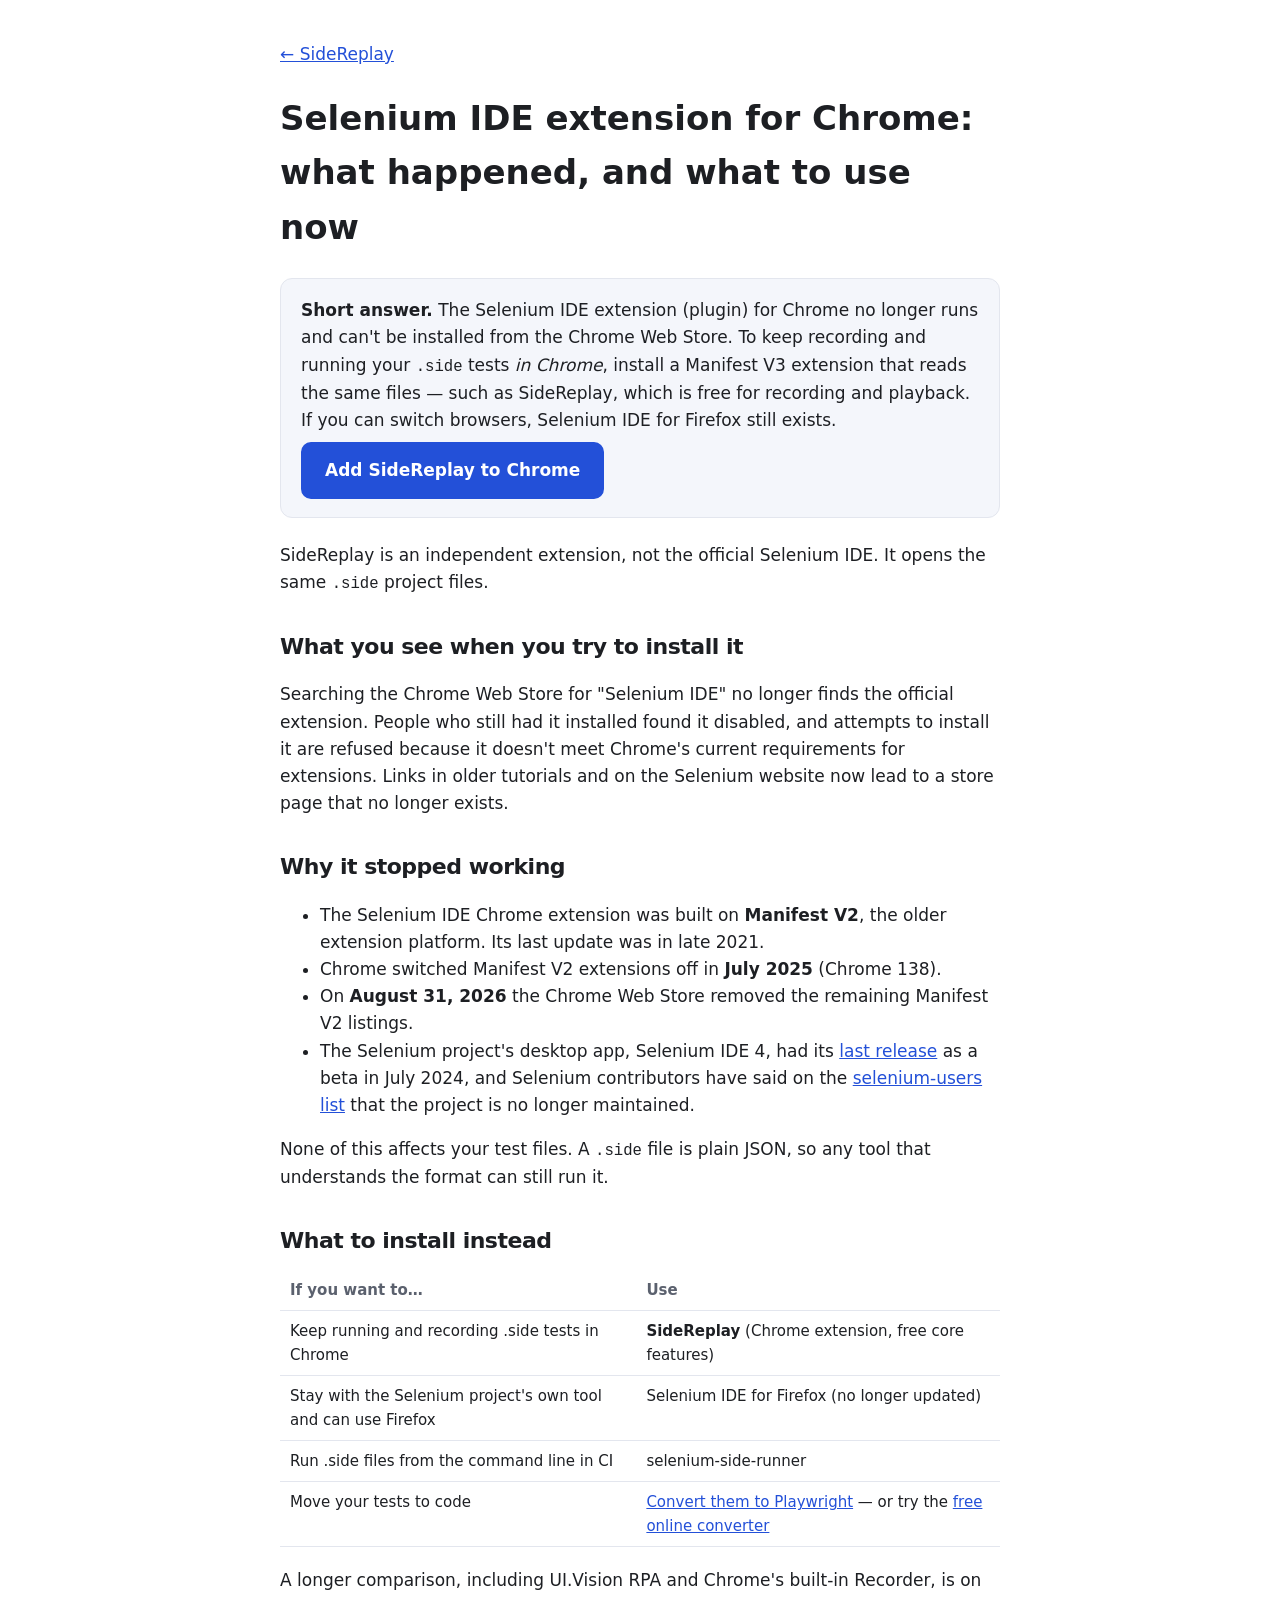
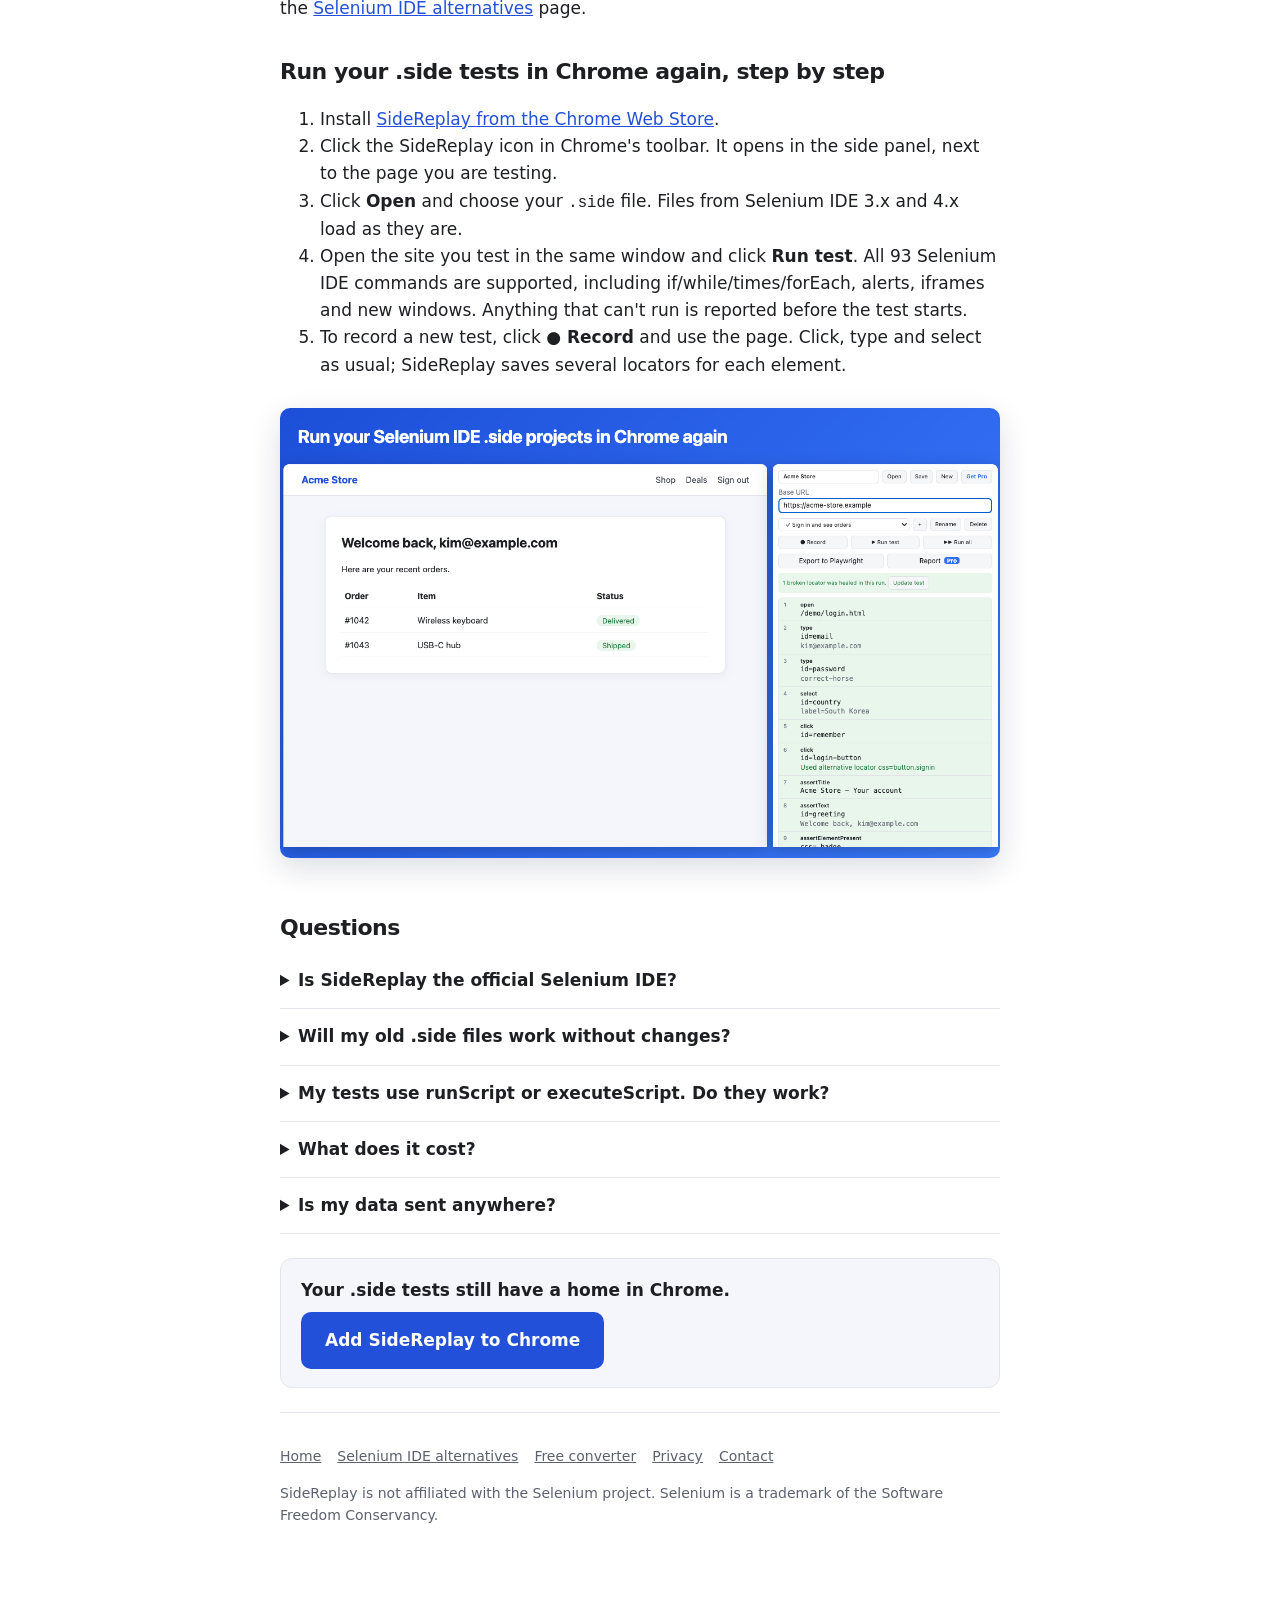
<file: selenium-ide-chrome-extension.html>
<!doctype html>
<html lang="en">
<head>
  <meta charset="utf-8">
  <meta name="viewport" content="width=device-width, initial-scale=1">
  <title>Selenium IDE Chrome extension not available? Run .side tests in Chrome (2026)</title>
  <meta name="description" content="The Selenium IDE extension for Chrome can no longer be installed or run. Here is what happened, what to install instead, and how to keep recording and running your .side tests in Chrome.">
  <link rel="canonical" href="https://sidereplay.github.io/selenium-ide-chrome-extension.html">
  <meta property="og:title" content="Selenium IDE Chrome extension not available? Here's what to use now">
  <meta property="og:description" content="Why the Selenium IDE Chrome plugin stopped working, and how to keep running .side tests in Chrome.">
  <meta property="og:image" content="https://sidereplay.github.io/screenshot-1-run.png">
  <link rel="icon" href="icon.png">
  <link rel="stylesheet" href="style.css">
</head>
<body>
  <main class="doc">
    <p><a href="./">← SideReplay</a></p>
    <h1>Selenium IDE extension for Chrome: what happened, and what to use now</h1>

    <div class="callout">
      <strong>Short answer.</strong> The Selenium IDE extension (plugin) for Chrome no longer runs and can't be installed from the Chrome Web Store. To keep recording and running your <code>.side</code> tests <em>in Chrome</em>, install a Manifest V3 extension that reads the same files — such as SideReplay, which is free for recording and playback. If you can switch browsers, Selenium IDE for Firefox still exists.<br>
      <a class="button primary" href="https://chromewebstore.google.com/detail/giiegloccjlfbooafilbmbbjfidfehek?utm_source=sidereplay-site&utm_medium=selenium-ide-chrome-extension&utm_campaign=site">Add SideReplay to Chrome</a>
    </div>
    <p class="muted">SideReplay is an independent extension, not the official Selenium IDE. It opens the same <code>.side</code> project files.</p>

    <h2>What you see when you try to install it</h2>
    <p>Searching the Chrome Web Store for "Selenium IDE" no longer finds the official extension. People who still had it installed found it disabled, and attempts to install it are refused because it doesn't meet Chrome's current requirements for extensions. Links in older tutorials and on the Selenium website now lead to a store page that no longer exists.</p>

    <h2>Why it stopped working</h2>
    <ul>
      <li>The Selenium IDE Chrome extension was built on <strong>Manifest V2</strong>, the older extension platform. Its last update was in late 2021.</li>
      <li>Chrome switched Manifest V2 extensions off in <strong>July 2025</strong> (Chrome 138).</li>
      <li>On <strong>August 31, 2026</strong> the Chrome Web Store removed the remaining Manifest V2 listings.</li>
      <li>The Selenium project's desktop app, Selenium IDE 4, had its <a href="https://github.com/SeleniumHQ/selenium-ide/releases">last release</a> as a beta in July 2024, and Selenium contributors have said on the <a href="https://groups.google.com/g/selenium-users/c/VxjnBtkLzkg">selenium-users list</a> that the project is no longer maintained.</li>
    </ul>
    <p>None of this affects your test files. A <code>.side</code> file is plain JSON, so any tool that understands the format can still run it.</p>

    <h2>What to install instead</h2>
    <table>
      <tr><th>If you want to…</th><th>Use</th></tr>
      <tr><td>Keep running and recording .side tests in Chrome</td><td><strong>SideReplay</strong> (Chrome extension, free core features)</td></tr>
      <tr><td>Stay with the Selenium project's own tool and can use Firefox</td><td>Selenium IDE for Firefox (no longer updated)</td></tr>
      <tr><td>Run .side files from the command line in CI</td><td>selenium-side-runner</td></tr>
      <tr><td>Move your tests to code</td><td><a href="selenium-ide-to-playwright.html">Convert them to Playwright</a> — or try the <a href="convert.html">free online converter</a></td></tr>
    </table>
    <p>A longer comparison, including UI.Vision RPA and Chrome's built-in Recorder, is on the <a href="selenium-ide-alternative.html">Selenium IDE alternatives</a> page.</p>

    <h2>Run your .side tests in Chrome again, step by step</h2>
    <ol>
      <li>Install <a href="https://chromewebstore.google.com/detail/giiegloccjlfbooafilbmbbjfidfehek?utm_source=sidereplay-site&utm_medium=selenium-ide-chrome-extension&utm_campaign=site">SideReplay from the Chrome Web Store</a>.</li>
      <li>Click the SideReplay icon in Chrome's toolbar. It opens in the side panel, next to the page you are testing.</li>
      <li>Click <strong>Open</strong> and choose your <code>.side</code> file. Files from Selenium IDE 3.x and 4.x load as they are.</li>
      <li>Open the site you test in the same window and click <strong>Run test</strong>. All 93 Selenium IDE commands are supported, including if/while/times/forEach, alerts, iframes and new windows. Anything that can't run is reported before the test starts.</li>
      <li>To record a new test, click <strong>● Record</strong> and use the page. Click, type and select as usual; SideReplay saves several locators for each element.</li>
    </ol>
    <img src="screenshot-1-run.png" alt="SideReplay running a Selenium IDE project in Chrome's side panel">

    <h2>Questions</h2>
    <details><summary>Is SideReplay the official Selenium IDE?</summary><p>No. It is an independent Chrome extension that reads and writes the same <code>.side</code> format. Selenium is a trademark of the Software Freedom Conservancy.</p></details>
    <details><summary>Will my old .side files work without changes?</summary><p>Yes. Older command names are understood automatically when you run or export a test, and saving keeps any fields SideReplay doesn't use, so the file still opens in Selenium IDE.</p></details>
    <details><summary>My tests use runScript or executeScript. Do they work?</summary><p>Yes, after you allow it once: open <code>chrome://extensions</code>, click Details on SideReplay and switch on "Allow User Scripts". Chrome requires this for any extension that runs scripts you wrote.</p></details>
    <details><summary>What does it cost?</summary><p>Opening, running, editing, recording and fixing broken locators are free. Exporting whole projects to Playwright and HTML reports are part of <a href="./#pricing">Pro</a>.</p></details>
    <details><summary>Is my data sent anywhere?</summary><p>No. Tests stay in your browser. See the <a href="privacy.html">privacy policy</a>.</p></details>

    <div class="callout">
      <strong>Your .side tests still have a home in Chrome.</strong><br>
      <a class="button primary" href="https://chromewebstore.google.com/detail/giiegloccjlfbooafilbmbbjfidfehek?utm_source=sidereplay-site&utm_medium=selenium-ide-chrome-extension&utm_campaign=site">Add SideReplay to Chrome</a>
    </div>

    <footer>
      <a href="./">Home</a><a href="selenium-ide-alternative.html">Selenium IDE alternatives</a><a href="convert.html">Free converter</a><a href="privacy.html">Privacy</a><a href="mailto:sidereplay.support@gmail.com">Contact</a>
      <p>SideReplay is not affiliated with the Selenium project. Selenium is a trademark of the Software Freedom Conservancy.</p>
    </footer>
  </main>
</body>
</html>
</file>
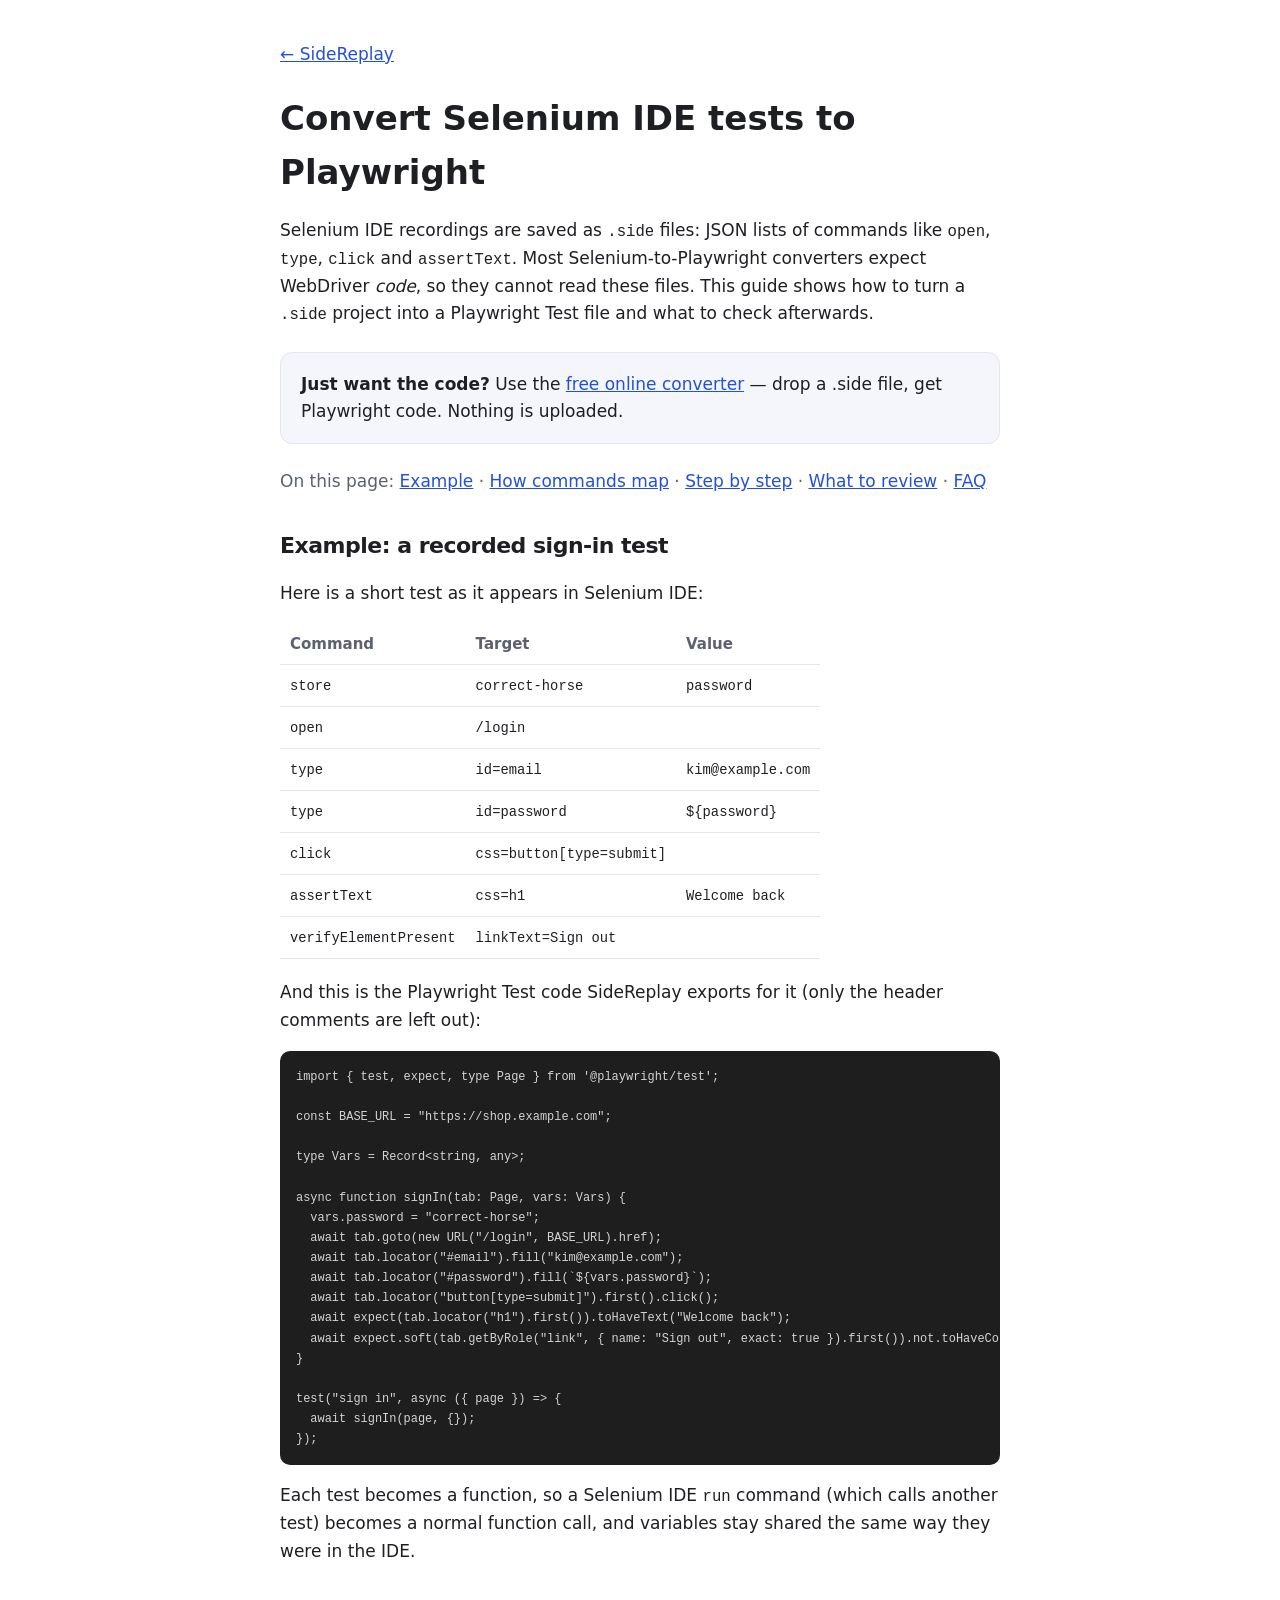
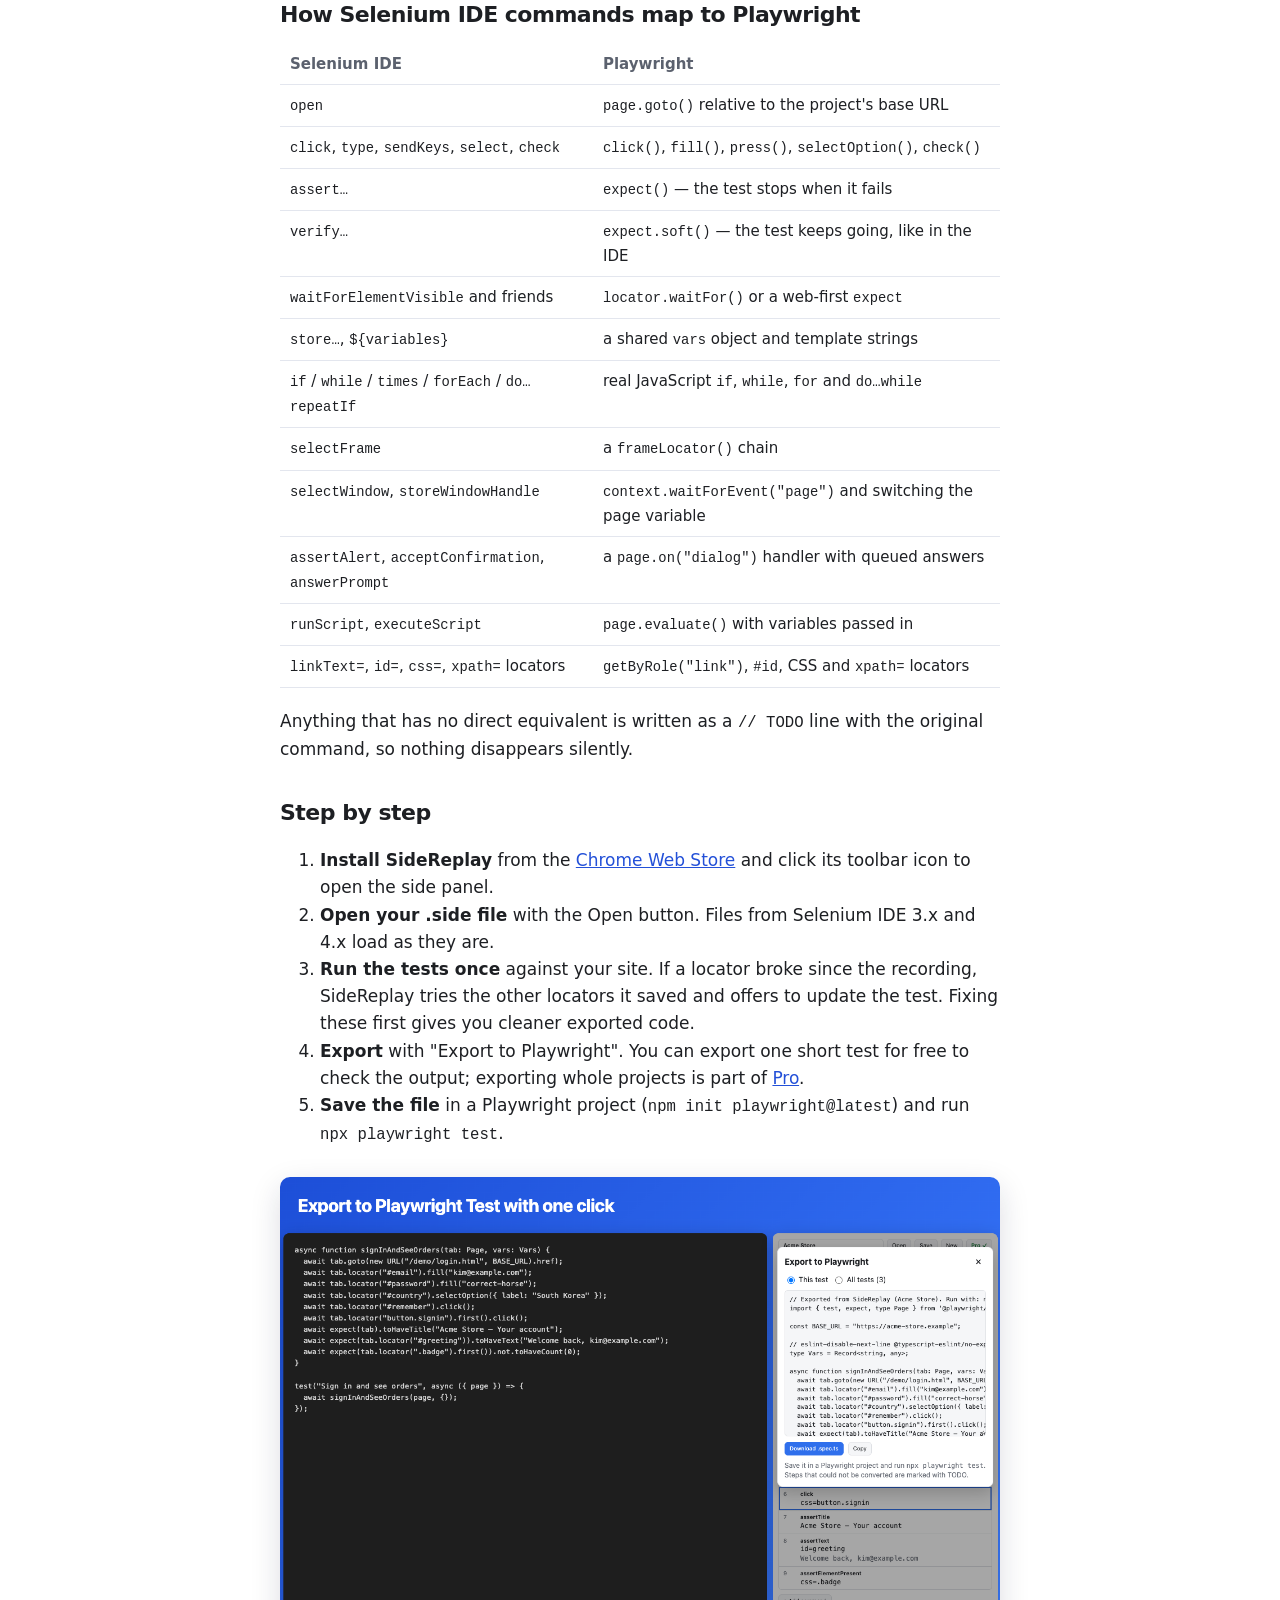
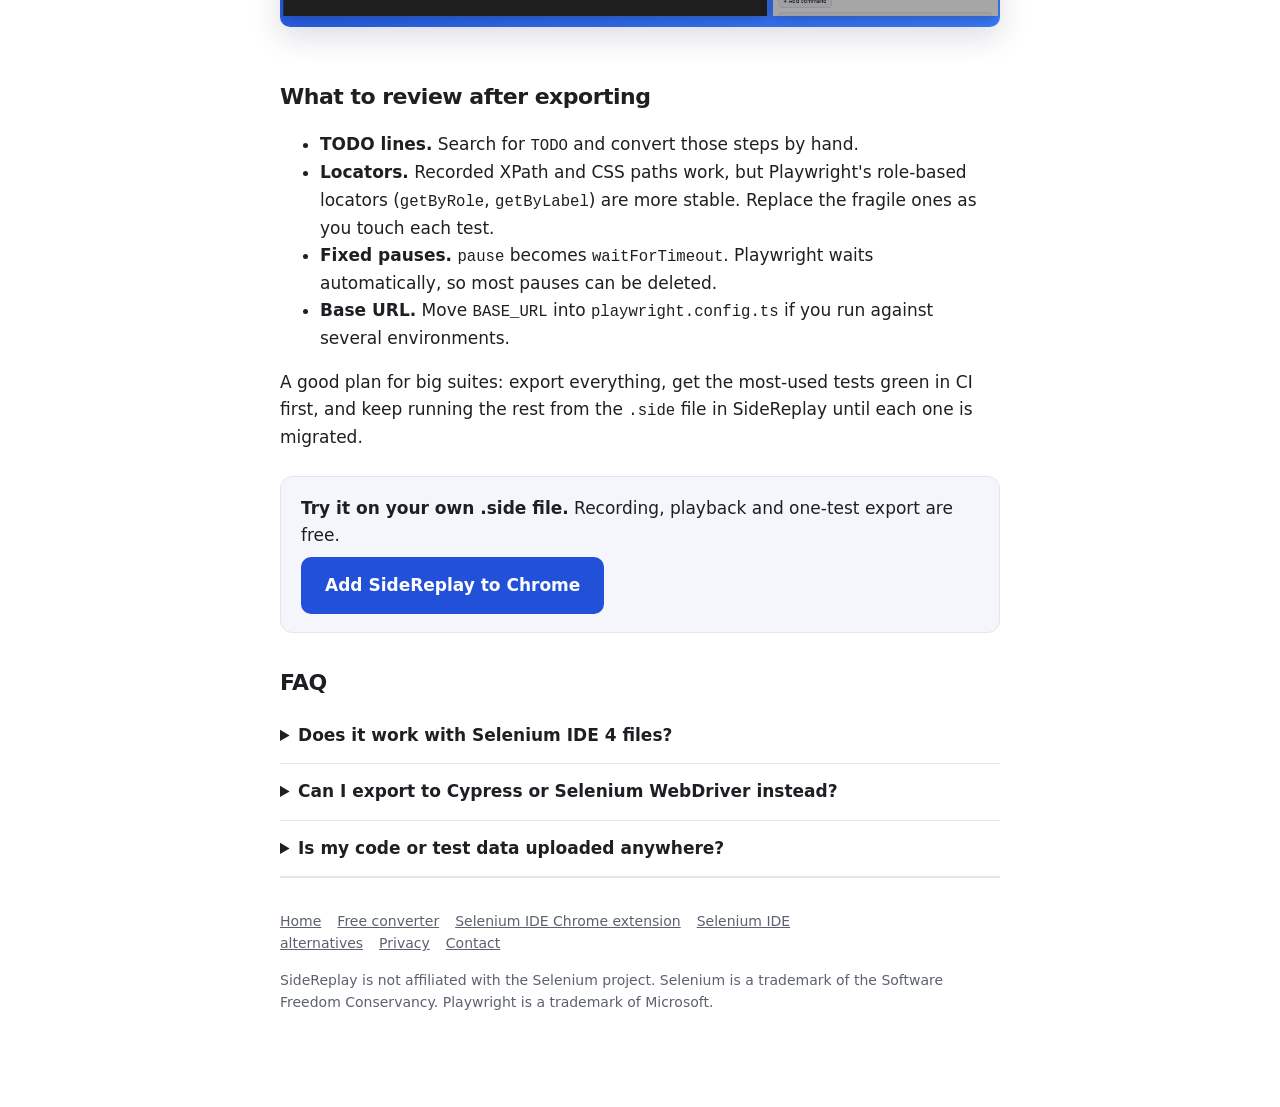
<file: selenium-ide-to-playwright.html>
<!doctype html>
<html lang="en">
<head>
  <meta charset="utf-8">
  <meta name="viewport" content="width=device-width, initial-scale=1">
  <title>Convert Selenium IDE (.side) tests to Playwright – SideReplay</title>
  <meta name="description" content="How to turn Selenium IDE .side recordings into Playwright Test code: what converts automatically, what needs a manual look, and a step-by-step migration plan.">
  <link rel="canonical" href="https://sidereplay.github.io/selenium-ide-to-playwright.html">
  <meta property="og:title" content="Convert Selenium IDE (.side) tests to Playwright">
  <meta property="og:description" content="Turn Selenium IDE recordings into readable Playwright Test code without rewriting them by hand.">
  <meta property="og:image" content="https://sidereplay.github.io/screenshot-3-export.png">
  <link rel="icon" href="icon.png">
  <link rel="stylesheet" href="style.css">
</head>
<body>
  <main class="doc">
    <p><a href="./">← SideReplay</a></p>
    <h1>Convert Selenium IDE tests to Playwright</h1>
    <p>Selenium IDE recordings are saved as <code>.side</code> files: JSON lists of commands like <code>open</code>, <code>type</code>, <code>click</code> and <code>assertText</code>. Most Selenium-to-Playwright converters expect WebDriver <em>code</em>, so they cannot read these files. This guide shows how to turn a <code>.side</code> project into a Playwright Test file and what to check afterwards.</p>
    <div class="callout"><strong>Just want the code?</strong> Use the <a href="convert.html">free online converter</a> — drop a .side file, get Playwright code. Nothing is uploaded.</div>
    <p class="toc">On this page: <a href="#example">Example</a> · <a href="#mapping">How commands map</a> · <a href="#steps">Step by step</a> · <a href="#review">What to review</a> · <a href="#faq">FAQ</a></p>

    <h2 id="example">Example: a recorded sign-in test</h2>
    <p>Here is a short test as it appears in Selenium IDE:</p>
    <table>
      <tr><th>Command</th><th>Target</th><th>Value</th></tr>
      <tr><td><code>store</code></td><td><code>correct-horse</code></td><td><code>password</code></td></tr>
      <tr><td><code>open</code></td><td><code>/login</code></td><td></td></tr>
      <tr><td><code>type</code></td><td><code>id=email</code></td><td><code>kim@example.com</code></td></tr>
      <tr><td><code>type</code></td><td><code>id=password</code></td><td><code>${password}</code></td></tr>
      <tr><td><code>click</code></td><td><code>css=button[type=submit]</code></td><td></td></tr>
      <tr><td><code>assertText</code></td><td><code>css=h1</code></td><td><code>Welcome back</code></td></tr>
      <tr><td><code>verifyElementPresent</code></td><td><code>linkText=Sign out</code></td><td></td></tr>
    </table>
    <p>And this is the Playwright Test code SideReplay exports for it (only the header comments are left out):</p>
<pre><code>import { test, expect, type Page } from '@playwright/test';

const BASE_URL = "https://shop.example.com";

type Vars = Record&lt;string, any&gt;;

async function signIn(tab: Page, vars: Vars) {
  vars.password = "correct-horse";
  await tab.goto(new URL("/login", BASE_URL).href);
  await tab.locator("#email").fill("kim@example.com");
  await tab.locator("#password").fill(`${vars.password}`);
  await tab.locator("button[type=submit]").first().click();
  await expect(tab.locator("h1").first()).toHaveText("Welcome back");
  await expect.soft(tab.getByRole("link", { name: "Sign out", exact: true }).first()).not.toHaveCount(0);
}

test("sign in", async ({ page }) =&gt; {
  await signIn(page, {});
});</code></pre>
    <p>Each test becomes a function, so a Selenium IDE <code>run</code> command (which calls another test) becomes a normal function call, and variables stay shared the same way they were in the IDE.</p>

    <h2 id="mapping">How Selenium IDE commands map to Playwright</h2>
    <table>
      <tr><th>Selenium IDE</th><th>Playwright</th></tr>
      <tr><td><code>open</code></td><td><code>page.goto()</code> relative to the project's base URL</td></tr>
      <tr><td><code>click</code>, <code>type</code>, <code>sendKeys</code>, <code>select</code>, <code>check</code></td><td><code>click()</code>, <code>fill()</code>, <code>press()</code>, <code>selectOption()</code>, <code>check()</code></td></tr>
      <tr><td><code>assert…</code></td><td><code>expect()</code> — the test stops when it fails</td></tr>
      <tr><td><code>verify…</code></td><td><code>expect.soft()</code> — the test keeps going, like in the IDE</td></tr>
      <tr><td><code>waitForElementVisible</code> and friends</td><td><code>locator.waitFor()</code> or a web-first <code>expect</code></td></tr>
      <tr><td><code>store…</code>, <code>${variables}</code></td><td>a shared <code>vars</code> object and template strings</td></tr>
      <tr><td><code>if</code> / <code>while</code> / <code>times</code> / <code>forEach</code> / <code>do…repeatIf</code></td><td>real JavaScript <code>if</code>, <code>while</code>, <code>for</code> and <code>do…while</code></td></tr>
      <tr><td><code>selectFrame</code></td><td>a <code>frameLocator()</code> chain</td></tr>
      <tr><td><code>selectWindow</code>, <code>storeWindowHandle</code></td><td><code>context.waitForEvent("page")</code> and switching the page variable</td></tr>
      <tr><td><code>assertAlert</code>, <code>acceptConfirmation</code>, <code>answerPrompt</code></td><td>a <code>page.on("dialog")</code> handler with queued answers</td></tr>
      <tr><td><code>runScript</code>, <code>executeScript</code></td><td><code>page.evaluate()</code> with variables passed in</td></tr>
      <tr><td><code>linkText=</code>, <code>id=</code>, <code>css=</code>, <code>xpath=</code> locators</td><td><code>getByRole("link")</code>, <code>#id</code>, CSS and <code>xpath=</code> locators</td></tr>
    </table>
    <p>Anything that has no direct equivalent is written as a <code>// TODO</code> line with the original command, so nothing disappears silently.</p>

    <h2 id="steps">Step by step</h2>
    <ol>
      <li><strong>Install SideReplay</strong> from the <a href="https://chromewebstore.google.com/detail/giiegloccjlfbooafilbmbbjfidfehek?utm_source=sidereplay-site&utm_medium=selenium-ide-to-playwright&utm_campaign=site">Chrome Web Store</a> and click its toolbar icon to open the side panel.</li>
      <li><strong>Open your .side file</strong> with the Open button. Files from Selenium IDE 3.x and 4.x load as they are.</li>
      <li><strong>Run the tests once</strong> against your site. If a locator broke since the recording, SideReplay tries the other locators it saved and offers to update the test. Fixing these first gives you cleaner exported code.</li>
      <li><strong>Export</strong> with "Export to Playwright". You can export one short test for free to check the output; exporting whole projects is part of <a href="./#pricing">Pro</a>.</li>
      <li><strong>Save the file</strong> in a Playwright project (<code>npm init playwright@latest</code>) and run <code>npx playwright test</code>.</li>
    </ol>
    <img src="screenshot-3-export.png" alt="SideReplay export dialog showing generated Playwright code">

    <h2 id="review">What to review after exporting</h2>
    <ul>
      <li><strong>TODO lines.</strong> Search for <code>TODO</code> and convert those steps by hand.</li>
      <li><strong>Locators.</strong> Recorded XPath and CSS paths work, but Playwright's role-based locators (<code>getByRole</code>, <code>getByLabel</code>) are more stable. Replace the fragile ones as you touch each test.</li>
      <li><strong>Fixed pauses.</strong> <code>pause</code> becomes <code>waitForTimeout</code>. Playwright waits automatically, so most pauses can be deleted.</li>
      <li><strong>Base URL.</strong> Move <code>BASE_URL</code> into <code>playwright.config.ts</code> if you run against several environments.</li>
    </ul>
    <p>A good plan for big suites: export everything, get the most-used tests green in CI first, and keep running the rest from the <code>.side</code> file in SideReplay until each one is migrated.</p>

    <div class="callout">
      <strong>Try it on your own .side file.</strong> Recording, playback and one-test export are free.<br>
      <a class="button primary" href="https://chromewebstore.google.com/detail/giiegloccjlfbooafilbmbbjfidfehek?utm_source=sidereplay-site&utm_medium=selenium-ide-to-playwright&utm_campaign=site">Add SideReplay to Chrome</a>
    </div>

    <h2 id="faq">FAQ</h2>
    <details><summary>Does it work with Selenium IDE 4 files?</summary><p>Yes. SideReplay reads files saved by Selenium IDE 3.x and 4.x and converts old command names automatically.</p></details>
    <details><summary>Can I export to Cypress or Selenium WebDriver instead?</summary><p>Not yet. Playwright Test (TypeScript) is the only export target today.</p></details>
    <details><summary>Is my code or test data uploaded anywhere?</summary><p>No. The conversion runs inside your browser. See the <a href="privacy.html">privacy policy</a>.</p></details>

    <footer>
      <a href="./">Home</a><a href="convert.html">Free converter</a><a href="selenium-ide-chrome-extension.html">Selenium IDE Chrome extension</a><a href="selenium-ide-alternative.html">Selenium IDE alternatives</a><a href="privacy.html">Privacy</a><a href="mailto:sidereplay.support@gmail.com">Contact</a>
      <p>SideReplay is not affiliated with the Selenium project. Selenium is a trademark of the Software Freedom Conservancy. Playwright is a trademark of Microsoft.</p>
    </footer>
  </main>
</body>
</html>
</file>
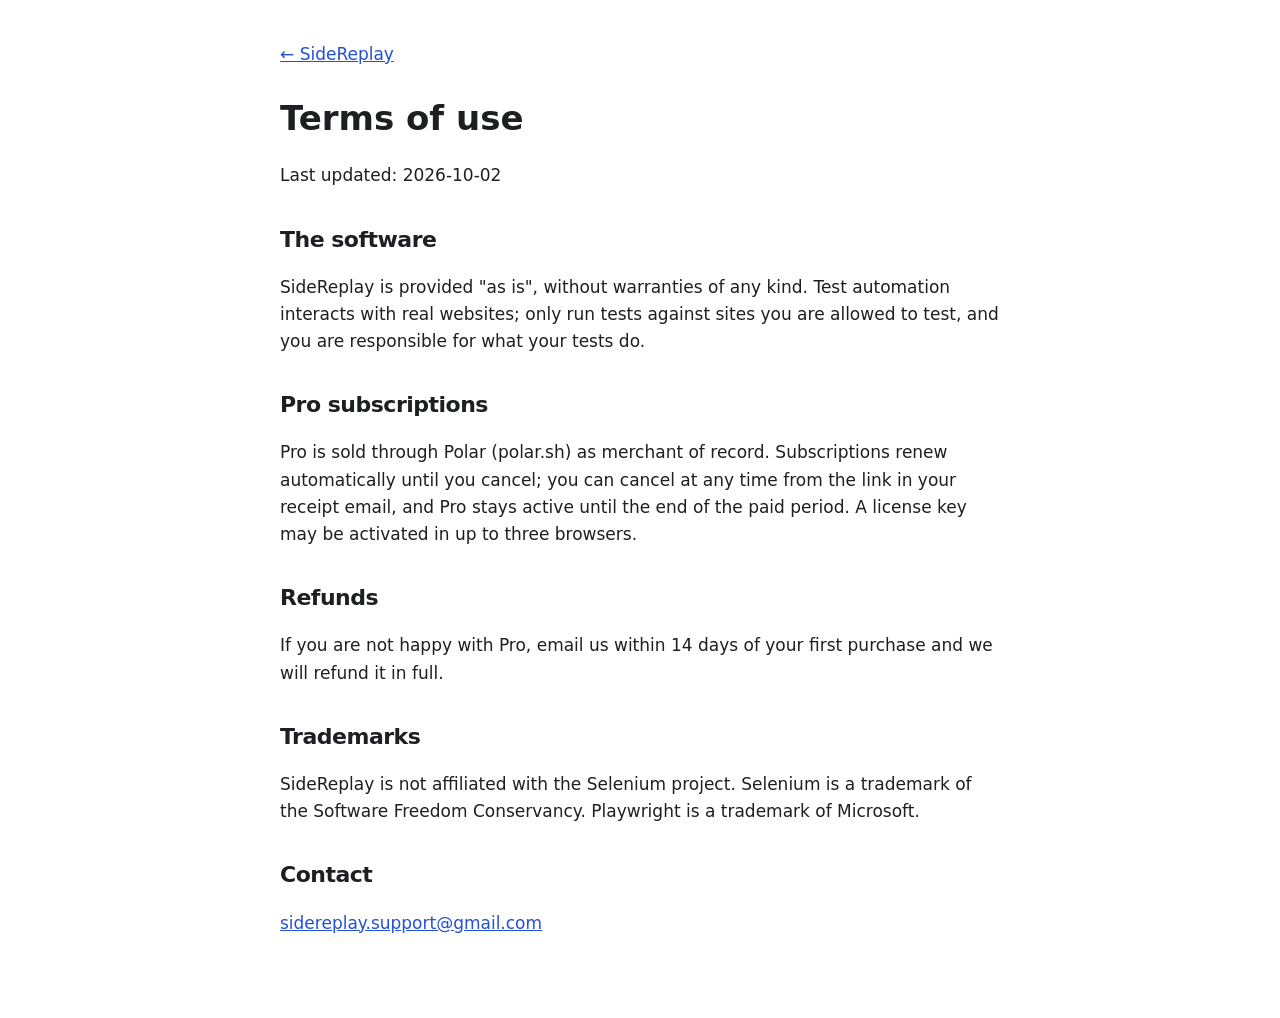
<file: terms.html>
<!doctype html>
<html lang="en">
<head>
  <meta charset="utf-8">
  <meta name="viewport" content="width=device-width, initial-scale=1">
  <title>SideReplay – Terms</title>
  <link rel="icon" href="icon.png">
  <link rel="stylesheet" href="style.css">
</head>
<body>
  <main class="doc">
    <p><a href="./">← SideReplay</a></p>
    <h1>Terms of use</h1>
    <p>Last updated: 2026-10-02</p>

    <h2>The software</h2>
    <p>SideReplay is provided "as is", without warranties of any kind. Test automation interacts with real websites; only run tests against sites you are allowed to test, and you are responsible for what your tests do.</p>

    <h2>Pro subscriptions</h2>
    <p>Pro is sold through Polar (polar.sh) as merchant of record. Subscriptions renew automatically until you cancel; you can cancel at any time from the link in your receipt email, and Pro stays active until the end of the paid period. A license key may be activated in up to three browsers.</p>

    <h2>Refunds</h2>
    <p>If you are not happy with Pro, email us within 14 days of your first purchase and we will refund it in full.</p>

    <h2>Trademarks</h2>
    <p>SideReplay is not affiliated with the Selenium project. Selenium is a trademark of the Software Freedom Conservancy. Playwright is a trademark of Microsoft.</p>

    <h2>Contact</h2>
    <p><a href="mailto:sidereplay.support@gmail.com">sidereplay.support@gmail.com</a></p>
  </main>
</body>
</html>
</file>
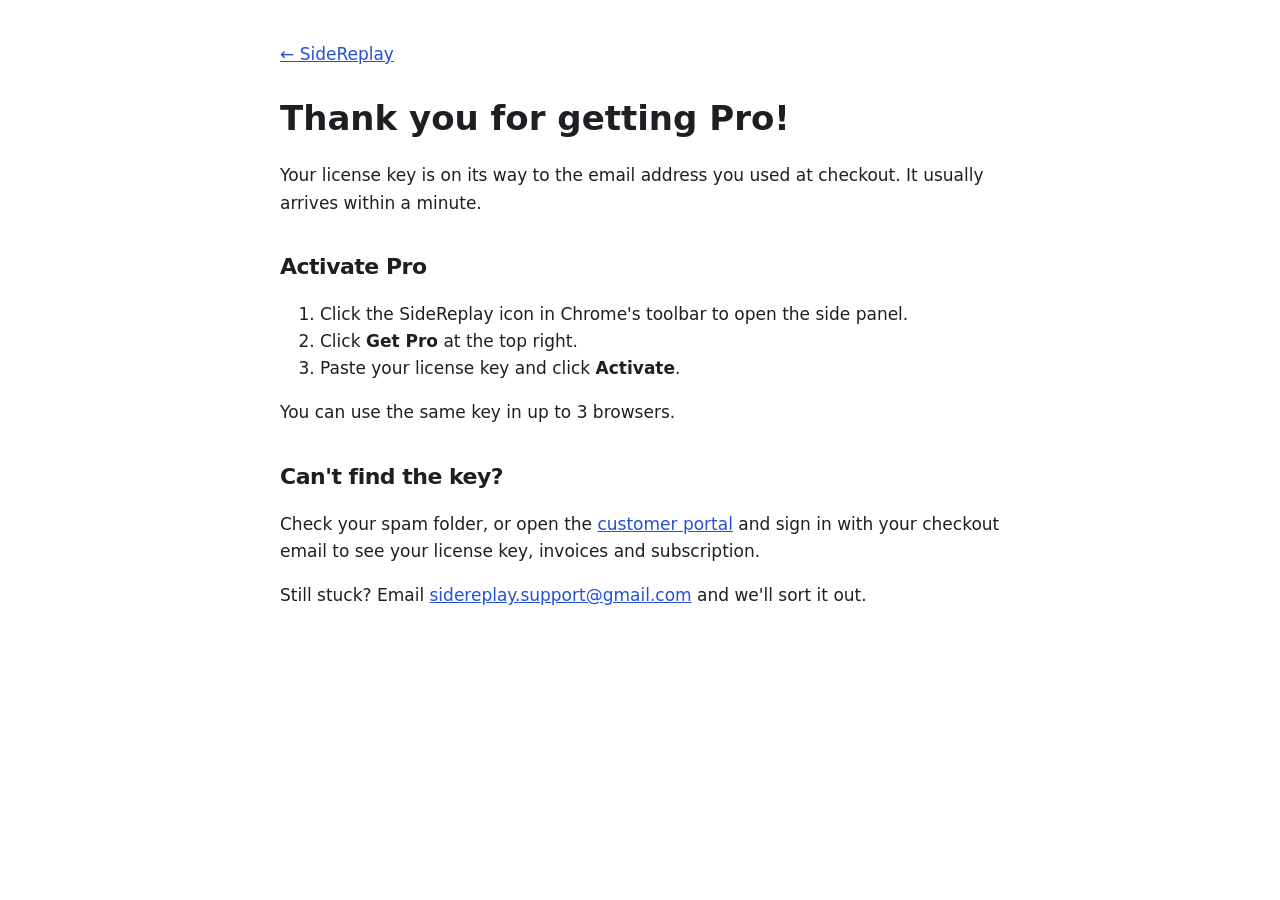
<file: thanks.html>
<!doctype html>
<html lang="en">
<head>
  <meta charset="utf-8">
  <meta name="viewport" content="width=device-width, initial-scale=1">
  <title>SideReplay – Thank you</title>
  <meta name="robots" content="noindex">
  <link rel="icon" href="icon.png">
  <link rel="stylesheet" href="style.css">
</head>
<body>
  <main class="doc">
    <p><a href="./">← SideReplay</a></p>
    <h1>Thank you for getting Pro!</h1>
    <p>Your license key is on its way to the email address you used at checkout. It usually arrives within a minute.</p>

    <h2>Activate Pro</h2>
    <ol>
      <li>Click the SideReplay icon in Chrome's toolbar to open the side panel.</li>
      <li>Click <strong>Get Pro</strong> at the top right.</li>
      <li>Paste your license key and click <strong>Activate</strong>.</li>
    </ol>
    <p>You can use the same key in up to 3 browsers.</p>

    <h2>Can't find the key?</h2>
    <p>Check your spam folder, or open the <a href="https://polar.sh/siderplay/portal">customer portal</a> and sign in with your checkout email to see your license key, invoices and subscription.</p>
    <p>Still stuck? Email <a href="mailto:sidereplay.support@gmail.com">sidereplay.support@gmail.com</a> and we'll sort it out.</p>
  </main>
</body>
</html>
</file>
<file: style.css>
:root { --fg:#1d1f23; --muted:#5b616e; --accent:#2350d8; --bg:#fff; --soft:#f4f6fb; --border:#e3e6ee; }
@media (prefers-color-scheme: dark) { :root { --fg:#e6e7ea; --muted:#a3a9b5; --accent:#7aa2ff; --bg:#15171b; --soft:#1e2127; --border:#2e323a; } }
* { box-sizing: border-box; }
body { margin: 0; font: 17px/1.6 system-ui, -apple-system, 'Segoe UI', sans-serif; color: var(--fg); background: var(--bg); }
a { color: var(--accent); }
.wrap { max-width: 1040px; margin: 0 auto; padding: 0 20px; }
header.top { display: flex; align-items: center; justify-content: space-between; padding: 18px 0; }
.brand { display: flex; align-items: center; gap: 10px; font-weight: 800; font-size: 20px; color: var(--fg); text-decoration: none; }
.brand img { width: 32px; height: 32px; }
nav a { margin-left: 18px; color: var(--muted); text-decoration: none; }
.hero { padding: 48px 0 32px; text-align: center; }
.hero h1 { font-size: clamp(32px, 5vw, 52px); line-height: 1.1; margin: 0 0 16px; letter-spacing: -1px; }
.hero p { font-size: 20px; color: var(--muted); max-width: 720px; margin: 0 auto 28px; }
.cta { display: inline-flex; gap: 12px; flex-wrap: wrap; justify-content: center; }
.button { display: inline-block; padding: 13px 22px; border-radius: 10px; font-weight: 700; text-decoration: none; border: 2px solid var(--accent); }
.button.primary { background: var(--accent); color: #fff; }
.shot { display: block; width: 100%; max-width: 1000px; margin: 40px auto 0; border-radius: 12px; box-shadow: 0 20px 50px rgb(20 30 60 / 0.18); }
section { padding: 56px 0; }
section.soft { background: var(--soft); }
h2 { font-size: 32px; letter-spacing: -0.5px; margin: 0 0 24px; text-align: center; }
.grid { display: grid; grid-template-columns: repeat(auto-fit, minmax(260px, 1fr)); gap: 20px; }
.card { background: var(--bg); border: 1px solid var(--border); border-radius: 12px; padding: 22px; }
.card h3 { margin: 0 0 8px; font-size: 19px; }
.card p { margin: 0; color: var(--muted); }
.price { font-size: 36px; font-weight: 800; }
.price small { font-size: 16px; color: var(--muted); font-weight: 500; }
.card ul { padding-left: 20px; margin: 12px 0 0; }
.tag { display: inline-block; font-size: 12px; font-weight: 700; color: #fff; background: var(--accent); border-radius: 6px; padding: 1px 7px; vertical-align: 3px; }
details { border-bottom: 1px solid var(--border); padding: 14px 0; }
summary { font-weight: 600; cursor: pointer; }
footer { padding: 32px 0 48px; color: var(--muted); font-size: 14px; border-top: 1px solid var(--border); }
footer a { color: var(--muted); margin-right: 16px; }
.doc { max-width: 760px; padding: 24px 20px 64px; margin: 0 auto; }
.doc h1 { font-size: 34px; margin-bottom: 8px; }
.doc h2 { text-align: left; font-size: 22px; margin: 32px 0 8px; }
.doc table { width: 100%; border-collapse: collapse; margin: 12px 0 20px; font-size: 15px; }
.doc th, .doc td { text-align: left; vertical-align: top; padding: 8px 10px; border-bottom: 1px solid var(--border); }
.doc th { color: var(--muted); font-weight: 600; }
.doc pre { background: #1e1e1e; color: #d4d4d4; border-radius: 10px; padding: 16px; overflow-x: auto; font: 13px/1.55 ui-monospace, Menlo, monospace; }
.doc code { font-family: ui-monospace, Menlo, monospace; font-size: 0.92em; }
.doc img { max-width: 100%; border-radius: 10px; box-shadow: 0 10px 30px rgb(20 30 60 / 0.15); margin: 12px 0; }
.callout { background: var(--soft); border: 1px solid var(--border); border-radius: 12px; padding: 18px 20px; margin: 24px 0; }
.callout .button { margin-top: 8px; }
.toc { color: var(--muted); }
.toc a { color: var(--accent); }
/* 좁은 화면에서는 표와 코드만 옆으로 스크롤되고 페이지는 넘치지 않게 한다 */
.doc table { display: block; overflow-x: auto; }
.doc td code { overflow-wrap: anywhere; }
.doc pre { max-width: 100%; }
.doc { overflow-wrap: break-word; }
.cta-note { margin: 8px 0 0; color: var(--muted); font-size: 14px; }
.doc video.demo { display: block; width: 100%; border-radius: 10px; box-shadow: 0 10px 30px rgb(20 30 60 / 0.15); margin: 8px 0 12px; }
.doc tr.highlight td { background: var(--soft); font-weight: 700; }
</file>
